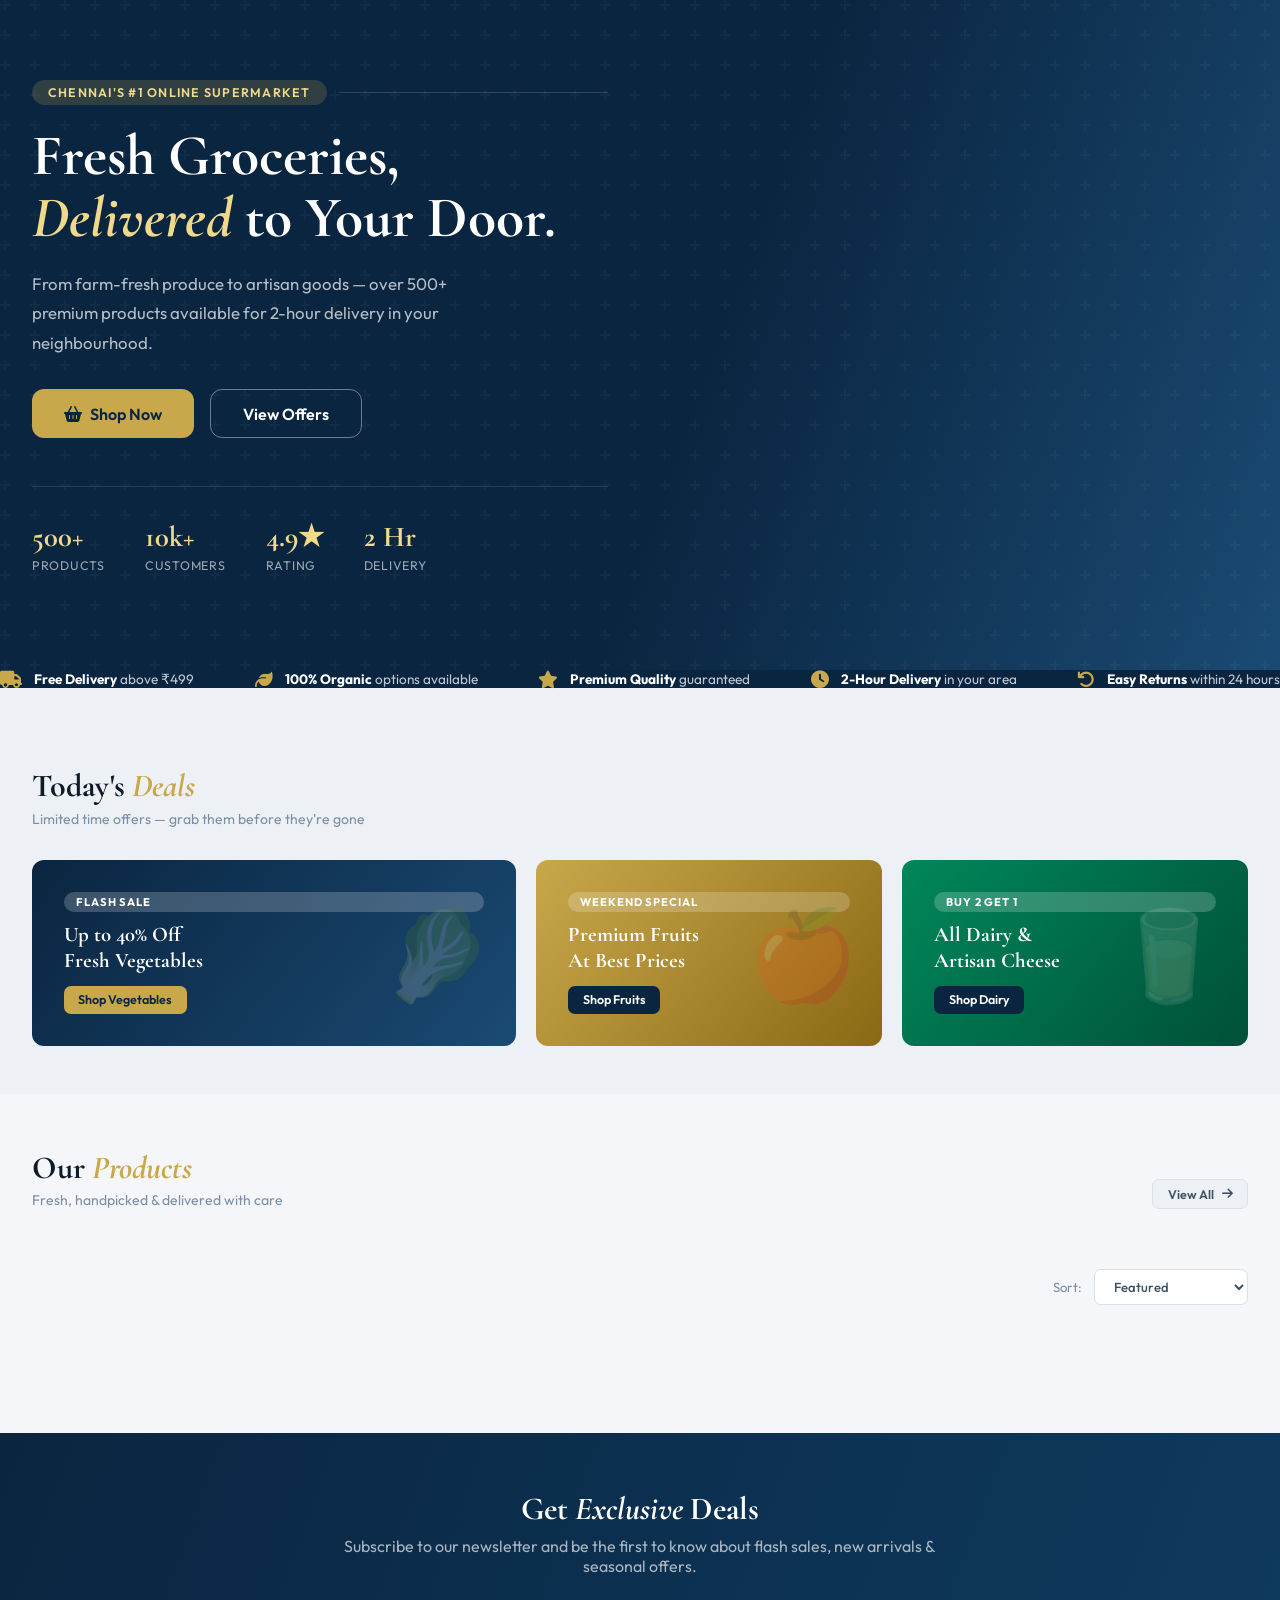
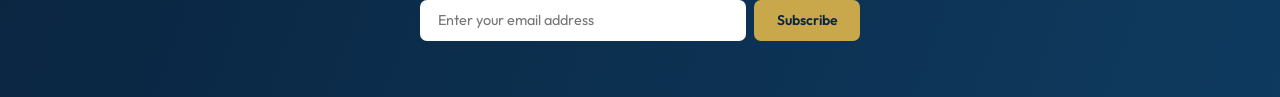
<file: index.html>
<!DOCTYPE html>
<html lang="en">
<head>
  <meta charset="UTF-8" /><meta name="viewport" content="width=device-width, initial-scale=1.0" />
  <title>NexMart — Premium Supermarket</title>
  <link rel="stylesheet" href="style.css" />
  <link rel="stylesheet" href="https://cdnjs.cloudflare.com/ajax/libs/font-awesome/6.5.0/css/all.min.css" />
  <style>
    /* ── Homepage-specific ── */
    #hero { padding: 5rem 2rem 6rem; }
    .hero-inner { max-width:1400px; margin:0 auto; }
    #features-strip { background:var(--navy); }
    .promo-section { background:var(--bg2); padding:3rem 0; }
    .newsletter { background:linear-gradient(110deg,var(--navy) 0%,#0e3a5f 100%); padding:3.5rem 2rem; margin-top:3rem; }
    .newsletter-inner { max-width:600px; margin:0 auto; text-align:center; }
    .newsletter h2 { font-family:var(--font-head); font-size:2rem; color:#fff; margin-bottom:.5rem; }
    .newsletter p { color:rgba(255,255,255,.65); margin-bottom:1.5rem; }
    .nl-form { display:flex; gap:.5rem; max-width:440px; margin:0 auto; }
    .nl-form input { flex:1; padding:.7rem 1.1rem; border:none; border-radius:var(--radius-sm); font-family:var(--font-body); font-size:.9rem; outline:none; }
    .nl-form button { flex-shrink:0; }
  </style>
</head>
<body>
<script src="app.js"></script>
<script>
  buildNav('home');
  buildCartDrawer();
</script>

<!-- HERO -->
<section id="hero">
  <div class="hero-inner">
    <div class="hero-text">
      <div class="hero-eyebrow"><span>Chennai's #1 Online Supermarket</span></div>
      <h1>Fresh Groceries,<br/><em>Delivered</em> to Your Door.</h1>
      <p>From farm-fresh produce to artisan goods — over 500+ premium products available for 2-hour delivery in your neighbourhood.</p>
      <div class="hero-actions">
        <button class="btn btn-gold btn-lg" onclick="document.getElementById('products').scrollIntoView({behavior:'smooth'})">
          <i class="fa fa-shopping-basket"></i> Shop Now
        </button>
        <a href="#offers" class="btn btn-outline btn-lg" style="color:#fff;border-color:rgba(255,255,255,.4)">View Offers</a>
      </div>
      <div class="hero-stats">
        <div class="h-stat"><strong>500+</strong><span>Products</span></div>
        <div class="h-stat"><strong>10k+</strong><span>Customers</span></div>
        <div class="h-stat"><strong>4.9★</strong><span>Rating</span></div>
        <div class="h-stat"><strong>2 Hr</strong><span>Delivery</span></div>
      </div>
    </div>
  </div>
</section>

<!-- FEATURES -->
<div id="features-strip">
  <div class="features-inner">
    <div class="feat-item"><i class="fa fa-truck"></i><span><strong>Free Delivery</strong> above ₹499</span></div>
    <div class="feat-item"><i class="fa fa-leaf"></i><span><strong>100% Organic</strong> options available</span></div>
    <div class="feat-item"><i class="fa fa-star"></i><span><strong>Premium Quality</strong> guaranteed</span></div>
    <div class="feat-item"><i class="fa fa-clock"></i><span><strong>2-Hour Delivery</strong> in your area</span></div>
    <div class="feat-item"><i class="fa fa-undo"></i><span><strong>Easy Returns</strong> within 24 hours</span></div>
  </div>
</div>

<!-- PROMO BANNERS -->
<div class="promo-section" id="offers">
  <div class="section" style="padding-top:2rem;padding-bottom:0">
    <div class="section-head"><div><div class="section-title">Today's <em>Deals</em></div><div class="section-sub">Limited time offers — grab them before they're gone</div></div></div>
    <div class="promo-grid">
      <div class="promo-card p1" onclick="filterCat('Vegetables')">
        <div class="promo-bg-emoji">🥬</div>
        <div class="promo-tag">Flash Sale</div>
        <h3>Up to 40% Off<br/>Fresh Vegetables</h3>
        <button class="btn btn-gold btn-sm">Shop Vegetables</button>
      </div>
      <div class="promo-card p2" onclick="filterCat('Fruits')">
        <div class="promo-bg-emoji">🍎</div>
        <div class="promo-tag">Weekend Special</div>
        <h3>Premium Fruits<br/>At Best Prices</h3>
        <button class="btn btn-navy btn-sm">Shop Fruits</button>
      </div>
      <div class="promo-card p3" onclick="filterCat('Dairy')">
        <div class="promo-bg-emoji">🥛</div>
        <div class="promo-tag">Buy 2 Get 1</div>
        <h3>All Dairy &<br/>Artisan Cheese</h3>
        <button class="btn btn-navy btn-sm">Shop Dairy</button>
      </div>
    </div>
  </div>
</div>

<!-- PRODUCTS -->
<div id="products">
  <div class="section">
    <div class="section-head">
      <div>
        <div class="section-title">Our <em>Products</em></div>
        <div class="section-sub">Fresh, handpicked & delivered with care</div>
      </div>
      <a href="#" onclick="filterCat('All')" class="btn btn-ghost btn-sm">View All <i class="fa fa-arrow-right"></i></a>
    </div>

    <!-- Category Filter Pills -->
    <div class="cat-pills" id="catPills"></div>

    <!-- Toolbar -->
    <div class="toolbar">
      <div class="toolbar-left">
        <span class="result-count" id="resultCount"></span>
      </div>
      <div class="toolbar-right">
        <label style="font-size:.82rem;color:var(--text-lt)">Sort:</label>
        <select class="sort-select" id="sortSel">
          <option value="default">Featured</option>
          <option value="price-asc">Price: Low → High</option>
          <option value="price-desc">Price: High → Low</option>
          <option value="rating">Best Rated</option>
          <option value="name">Name A–Z</option>
        </select>
      </div>
    </div>

    <div class="products-grid" id="productsGrid"></div>
    <div class="no-results hidden" id="noRes"><div class="nr-icon">🔍</div><p>No products found. Try a different search or category.</p></div>
  </div>
</div>

<!-- NEWSLETTER -->
<div class="newsletter">
  <div class="newsletter-inner">
    <h2>Get <em>Exclusive</em> Deals</h2>
    <p>Subscribe to our newsletter and be the first to know about flash sales, new arrivals & seasonal offers.</p>
    <div class="nl-form">
      <input type="email" placeholder="Enter your email address" />
      <button class="btn btn-gold" onclick="toast('🎉 Subscribed! Check your inbox.')">Subscribe</button>
    </div>
  </div>
</div>

<script>
  buildFooter();

  let activeCat = 'All', activeSort = 'default', searchQ = '';

  // Render pills
  function renderPills() {
    const el = document.getElementById('catPills');
    el.innerHTML = CATEGORIES.map(c =>
      `<button class="cat-pill ${activeCat===c.name?'active':''}" onclick="filterCat('${c.name}')">
         <span class="pill-icon">${c.icon}</span> ${c.name}
       </button>`
    ).join('');
  }

  function filterCat(cat) {
    activeCat = cat;
    renderPills();
    renderGrid();
    document.getElementById('products').scrollIntoView({behavior:'smooth'});
  }

  function renderGrid() {
    let list = [...PRODUCTS];
    if (activeCat !== 'All') list = list.filter(p => p.cat === activeCat);
    if (searchQ) list = list.filter(p => p.name.toLowerCase().includes(searchQ) || p.cat.toLowerCase().includes(searchQ));
    switch (activeSort) {
      case 'price-asc':  list.sort((a,b) => a.price-b.price); break;
      case 'price-desc': list.sort((a,b) => b.price-a.price); break;
      case 'rating':     list.sort((a,b) => b.rating-a.rating); break;
      case 'name':       list.sort((a,b) => a.name.localeCompare(b.name)); break;
    }
    const grid = document.getElementById('productsGrid');
    const noRes = document.getElementById('noRes');
    const rc = document.getElementById('resultCount');
    rc.textContent = `${list.length} product${list.length!==1?'s':''} found`;
    if (list.length === 0) { grid.innerHTML=''; noRes.classList.remove('hidden'); return; }
    noRes.classList.add('hidden');
    grid.innerHTML = list.map((p,i) => productCardHTML(p, i*0.04)).join('');
  }

  document.getElementById('sortSel').addEventListener('change', e => { activeSort = e.target.value; renderGrid(); });

  window.onNavSearch = q => { searchQ = q.toLowerCase(); renderGrid(); };

  // IntersectionObserver fade-in for sections
  const io = new IntersectionObserver(entries => {
    entries.forEach(e => { if(e.isIntersecting){ e.target.style.opacity='1'; e.target.style.transform='translateY(0)'; } });
  }, {threshold:.1});
  ['#offers','#products'].forEach(s => {
    const el = document.querySelector(s);
    if(el){ el.style.cssText+='opacity:0;transform:translateY(20px);transition:opacity .6s,transform .6s'; io.observe(el); }
  });

  renderPills();
  renderGrid();
</script>
</body>
</html>
</file>
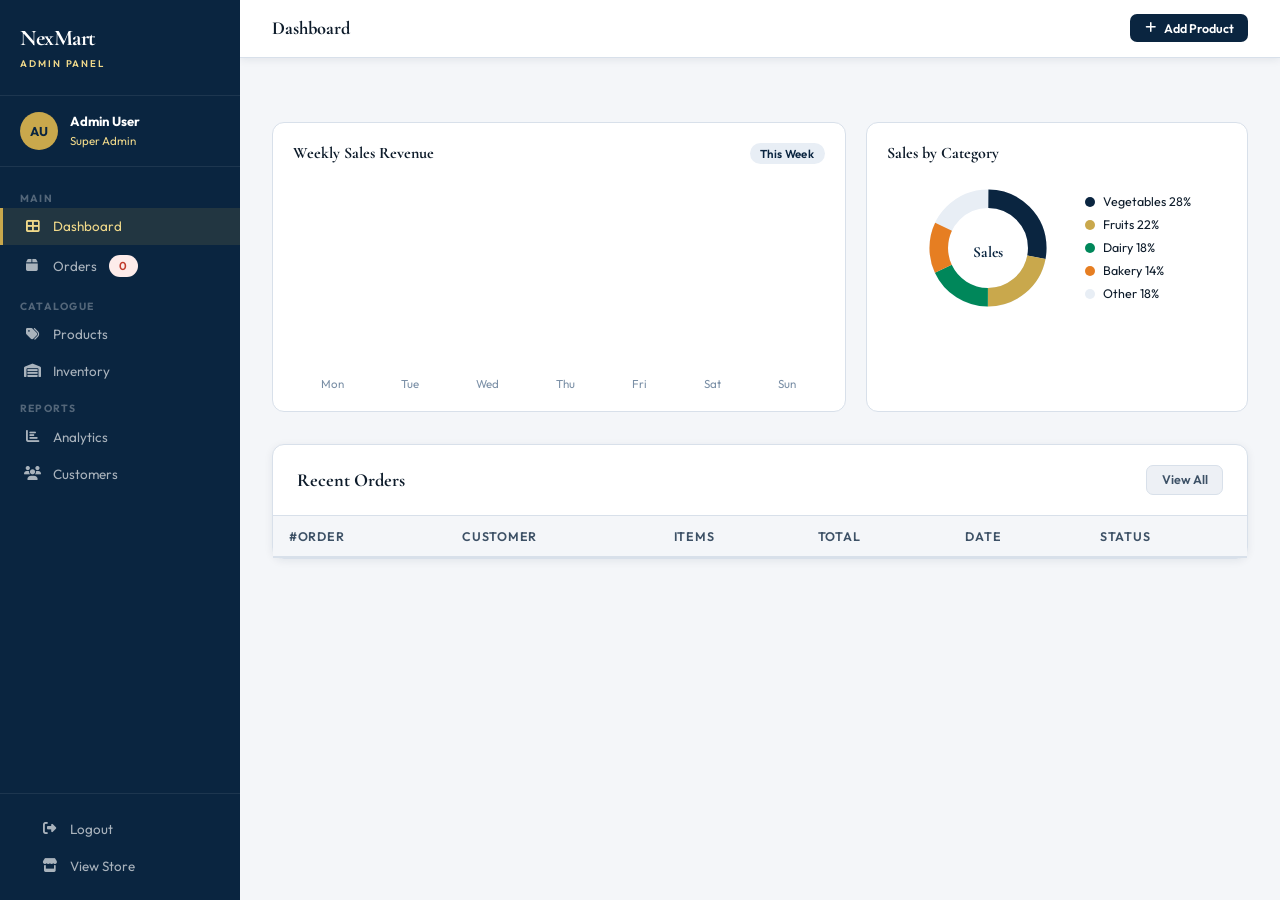
<file: admin.html>
<!DOCTYPE html>
<html lang="en">
<head>
  <meta charset="UTF-8"/><meta name="viewport" content="width=device-width,initial-scale=1.0"/>
  <title>Admin Dashboard — Nextmart</title>
  <link rel="stylesheet" href="style.css"/>
  <link rel="stylesheet" href="https://cdnjs.cloudflare.com/ajax/libs/font-awesome/6.5.0/css/all.min.css"/>
  <style>
    body { display:flex; min-height:100vh; background:var(--bg); }

    /* ── Sidebar ── */
    .admin-sidebar { width:240px; min-height:100vh; background:var(--navy); flex-shrink:0; display:flex; flex-direction:column; position:sticky; top:0; height:100vh; overflow-y:auto; }
    .sidebar-logo { padding:1.5rem 1.25rem; border-bottom:1px solid rgba(255,255,255,.08); }
    .sidebar-logo .logo-main { color:#fff; font-family:var(--font-head); font-size:1.4rem; display:block; }
    .sidebar-logo .logo-sub  { color:var(--gold-light); font-size:.6rem; letter-spacing:.2em; text-transform:uppercase; }
    .sidebar-user { padding:1rem 1.25rem; border-bottom:1px solid rgba(255,255,255,.08); display:flex; align-items:center; gap:.75rem; }
    .sidebar-avatar { width:38px; height:38px; background:var(--gold); border-radius:50%; display:grid; place-items:center; font-size:.8rem; font-weight:700; color:var(--navy); flex-shrink:0; }
    .sidebar-user-info strong { display:block; font-size:.82rem; color:#fff; }
    .sidebar-user-info span { font-size:.72rem; color:var(--gold-light); }
    .sidebar-nav { padding:.75rem 0; flex:1; }
    .sidebar-section { padding:.3rem 1.25rem .2rem; font-size:.65rem; font-weight:700; color:rgba(255,255,255,.3); text-transform:uppercase; letter-spacing:.12em; margin-top:.5rem; }
    .sidebar-link { display:flex; align-items:center; gap:.75rem; padding:.65rem 1.25rem; font-size:.84rem; color:rgba(255,255,255,.65); cursor:pointer; border-left:3px solid transparent; transition:all var(--t); }
    .sidebar-link i { width:18px; text-align:center; flex-shrink:0; }
    .sidebar-link:hover { background:rgba(255,255,255,.07); color:#fff; }
    .sidebar-link.active { background:rgba(201,168,76,.12); color:var(--gold-light); border-left-color:var(--gold); }
    .sidebar-foot { padding:1rem 1.25rem; border-top:1px solid rgba(255,255,255,.08); }

    /* ── Main ── */
    .admin-main { flex:1; display:flex; flex-direction:column; overflow:hidden; }
    .admin-topbar { background:var(--white); border-bottom:1px solid var(--border); padding:.9rem 2rem; display:flex; align-items:center; justify-content:space-between; position:sticky; top:0; z-index:10; box-shadow:var(--shadow-sm); }
    .at-title { font-family:var(--font-head); font-size:1.15rem; font-weight:700; }
    .admin-content { padding:2rem; flex:1; overflow-y:auto; }
    .admin-page { display:none; }
    .admin-page.active { display:block; animation:fadeIn .3s; }

    /* ── KPI ── */
    .kpi-grid { display:grid; grid-template-columns:repeat(4,1fr); gap:1.25rem; margin-bottom:2rem; }
    .kpi-card { background:var(--white); border-radius:var(--radius); border:1px solid var(--border); padding:1.5rem; display:flex; gap:1rem; align-items:center; }
    .kpi-icon { width:52px; height:52px; border-radius:var(--radius-sm); display:grid; place-items:center; font-size:1.3rem; flex-shrink:0; }
    .kpi-icon.blue  { background:#e8f0fe; color:#1a73e8; }
    .kpi-icon.green { background:#e6f6ef; color:var(--success); }
    .kpi-icon.gold  { background:#fdf3d7; color:#946c00; }
    .kpi-icon.red   { background:#fdecea; color:var(--danger); }
    .kpi-info strong { display:block; font-family:var(--font-head); font-size:1.8rem; line-height:1.1; }
    .kpi-info span   { font-size:.78rem; color:var(--text-lt); }
    .kpi-trend { margin-top:.3rem; font-size:.75rem; }
    .kpi-trend.up   { color:var(--success); }
    .kpi-trend.down { color:var(--danger); }

    /* ── Charts ── */
    .charts-grid { display:grid; grid-template-columns:1.5fr 1fr; gap:1.25rem; margin-bottom:2rem; }
    .chart-box { background:var(--white); border:1px solid var(--border); border-radius:var(--radius); padding:1.25rem; }
    .chart-header { display:flex; align-items:center; justify-content:space-between; margin-bottom:1.25rem; }
    .chart-title { font-family:var(--font-head); font-size:1rem; font-weight:700; }
    .mini-chart { height:180px; display:flex; align-items:flex-end; gap:8px; }
    .bar { flex:1; border-radius:4px 4px 0 0; cursor:pointer; transition:opacity var(--t); }
    .bar:hover { opacity:.75; }
    .donut-wrap { display:flex; align-items:center; justify-content:center; gap:2rem; }
    .donut-legend { display:flex; flex-direction:column; gap:.5rem; }
    .dl-item { display:flex; align-items:center; gap:.5rem; font-size:.78rem; }
    .dl-dot { width:10px; height:10px; border-radius:50%; flex-shrink:0; }

    /* ── Product toolbar ── */
    .pm-toolbar { display:flex; gap:.75rem; align-items:center; margin-bottom:1.25rem; flex-wrap:wrap; }
    .pm-toolbar input { flex:1; min-width:200px; padding:.55rem 1rem; border:1.5px solid var(--border); border-radius:var(--radius-sm); font-family:var(--font-body); font-size:.875rem; outline:none; }
    .pm-toolbar input:focus { border-color:var(--navy); }

    /* ── Order/status ── */
    .order-status { padding:.25rem .75rem; border-radius:99px; font-size:.72rem; font-weight:700; }
    .os-delivered { background:#e6f6ef; color:var(--success); }
    .os-pending   { background:#fef3e2; color:var(--warning); }
    .os-cancelled { background:#fdecea; color:var(--danger); }
    .os-transit   { background:var(--navy-pale); color:var(--navy); }

    /* ── Analytics ── */
    .analytics-grid { display:grid; grid-template-columns:1fr 1fr 1fr; gap:1.25rem; margin-bottom:1.5rem; }
    .an-card { background:var(--white); border:1px solid var(--border); border-radius:var(--radius); padding:1.25rem; }
    .an-card h4 { font-family:var(--font-head); font-size:.95rem; margin-bottom:.75rem; color:var(--text-md); }
    .progress-item { margin-bottom:.75rem; }
    .progress-label { display:flex; justify-content:space-between; font-size:.78rem; color:var(--text-md); margin-bottom:.3rem; }
    .progress-bar { height:7px; background:var(--bg2); border-radius:99px; overflow:hidden; }
    .progress-fill { height:100%; border-radius:99px; background:var(--navy); transition:width 1s ease; }

    /* ── MODAL ── */
    .modal-overlay { position:fixed; inset:0; background:rgba(10,37,64,.55); z-index:500; display:none; align-items:center; justify-content:center; padding:1rem; backdrop-filter:blur(4px); }
    .modal-overlay.show { display:flex; }
    .modal-box { background:var(--white); border-radius:var(--radius); width:100%; max-width:560px; max-height:90vh; overflow-y:auto; box-shadow:var(--shadow-lg); animation:fadeUp .3s; }
    .modal-head { padding:1.25rem 1.5rem; border-bottom:1px solid var(--border); display:flex; align-items:center; justify-content:space-between; background:var(--navy); color:#fff; border-radius:var(--radius) var(--radius) 0 0; }
    .modal-head h3 { font-family:var(--font-head); font-size:1.15rem; }
    .modal-close { background:rgba(255,255,255,.1); border:none; color:#fff; width:32px; height:32px; border-radius:var(--radius-sm); display:grid; place-items:center; cursor:pointer; font-size:1rem; transition:background var(--t); }
    .modal-close:hover { background:rgba(255,255,255,.2); }
    .modal-body { padding:1.5rem; }
    .modal-footer { padding:1rem 1.5rem; border-top:1px solid var(--border); display:flex; justify-content:flex-end; gap:.75rem; background:var(--bg); border-radius:0 0 var(--radius) var(--radius); }
    .form-row { display:grid; grid-template-columns:1fr 1fr; gap:1rem; }
    .emoji-preview { font-size:3rem; text-align:center; padding:.5rem; background:var(--bg); border-radius:var(--radius-sm); margin-bottom:.5rem; min-height:70px; display:flex; align-items:center; justify-content:center; }

    /* ── Confirm modal ── */
    .confirm-modal { position:fixed; inset:0; background:rgba(10,37,64,.55); z-index:600; display:none; align-items:center; justify-content:center; }
    .confirm-modal.show { display:flex; }
    .confirm-box { background:var(--white); border-radius:var(--radius); padding:2rem; max-width:380px; width:90%; text-align:center; box-shadow:var(--shadow-lg); animation:fadeUp .25s; }
    .confirm-box .ci { font-size:3rem; margin-bottom:.75rem; }
    .confirm-box h3 { font-family:var(--font-head); font-size:1.3rem; margin-bottom:.5rem; }
    .confirm-box p { color:var(--text-lt); font-size:.875rem; margin-bottom:1.5rem; }
    .confirm-btns { display:flex; gap:.75rem; justify-content:center; }

    /* ── Stock badges ── */
    .stock-low { color:var(--danger); font-weight:700; }
    .stock-med { color:var(--warning); font-weight:700; }
    .stock-ok  { color:var(--success); font-weight:700; }

    @media(max-width:1100px){ .kpi-grid{grid-template-columns:repeat(2,1fr)} .charts-grid{grid-template-columns:1fr} .analytics-grid{grid-template-columns:1fr 1fr} }
    @media(max-width:768px){ .admin-sidebar{display:none} .kpi-grid{grid-template-columns:1fr 1fr} }
  </style>
</head>
<body>
<script src="app.js"></script>
<script>
  if (!Store.user || Store.user.role !== 'admin') location.href = 'login.html';
</script>

<!-- SIDEBAR -->
<aside class="admin-sidebar">
  <div class="sidebar-logo">
    <span class="logo-main">NexMart</span>
    <span class="logo-sub">Admin Panel</span>
  </div>
  <div class="sidebar-user">
    <div class="sidebar-avatar">AU</div>
    <div class="sidebar-user-info">
      <strong>Admin User</strong>
      <span>Super Admin</span>
    </div>
  </div>
  <nav class="sidebar-nav">
    <div class="sidebar-section">Main</div>
    <div class="sidebar-link active" onclick="showPage('dashboard',this)"><i class="fa fa-th-large"></i> Dashboard</div>
    <div class="sidebar-link" onclick="showPage('orders',this)"><i class="fa fa-box"></i> Orders <span class="badge badge-danger" id="pendingBadge">0</span></div>
    <div class="sidebar-section">Catalogue</div>
    <div class="sidebar-link" onclick="showPage('products',this)"><i class="fa fa-tags"></i> Products</div>
    <div class="sidebar-link" onclick="showPage('inventory',this)"><i class="fa fa-warehouse"></i> Inventory</div>
    <div class="sidebar-section">Reports</div>
    <div class="sidebar-link" onclick="showPage('analytics',this)"><i class="fa fa-chart-bar"></i> Analytics</div>
    <div class="sidebar-link" onclick="showPage('customers',this)"><i class="fa fa-users"></i> Customers</div>
  </nav>
  <div class="sidebar-foot">
    <div class="sidebar-link" onclick="window.handleLogout()" style="border-left:none"><i class="fa fa-sign-out-alt"></i> Logout</div>
    <a href="index.html" class="sidebar-link" style="border-left:none"><i class="fa fa-store"></i> View Store</a>
  </div>
</aside>

<!-- MAIN -->
<div class="admin-main">
  <div class="admin-topbar">
    <span class="at-title" id="pageTitle">Dashboard</span>
    <div style="display:flex;gap:.75rem;align-items:center">
      <span style="font-size:.78rem;color:var(--text-lt)" id="todayDate"></span>
      <button class="btn btn-navy btn-sm" onclick="showPage('products',document.querySelector('[onclick*=products]'))"><i class="fa fa-plus"></i> Add Product</button>
    </div>
  </div>

  <div class="admin-content">

    <!-- ── DASHBOARD ── -->
    <div class="admin-page active" id="page-dashboard">
      <div class="kpi-grid" id="kpiGrid"></div>
      <div class="charts-grid">
        <div class="chart-box">
          <div class="chart-header"><span class="chart-title">Weekly Sales Revenue</span><span class="badge badge-navy">This Week</span></div>
          <div class="mini-chart" id="salesChart"></div>
          <div style="display:flex;justify-content:space-around;margin-top:.75rem;font-size:.72rem;color:var(--text-lt)">
            <span>Mon</span><span>Tue</span><span>Wed</span><span>Thu</span><span>Fri</span><span>Sat</span><span>Sun</span>
          </div>
        </div>
        <div class="chart-box">
          <div class="chart-header"><span class="chart-title">Sales by Category</span></div>
          <div class="donut-wrap">
            <svg width="130" height="130" viewBox="0 0 42 42">
              <circle cx="21" cy="21" r="15.915" fill="transparent" stroke="#e8eef5" stroke-width="6"/>
              <circle cx="21" cy="21" r="15.915" fill="transparent" stroke="#0a2540" stroke-width="6" stroke-dasharray="28 72" stroke-dashoffset="25"/>
              <circle cx="21" cy="21" r="15.915" fill="transparent" stroke="#c9a84c" stroke-width="6" stroke-dasharray="22 78" stroke-dashoffset="-3"/>
              <circle cx="21" cy="21" r="15.915" fill="transparent" stroke="#00875a" stroke-width="6" stroke-dasharray="18 82" stroke-dashoffset="-25"/>
              <circle cx="21" cy="21" r="15.915" fill="transparent" stroke="#e67e22" stroke-width="6" stroke-dasharray="14 86" stroke-dashoffset="-43"/>
              <text x="21" y="24" text-anchor="middle" font-size="5" font-family="Cormorant Garamond,serif" fill="#0a2540" font-weight="bold">Sales</text>
            </svg>
            <div class="donut-legend">
              <div class="dl-item"><div class="dl-dot" style="background:#0a2540"></div><span>Vegetables 28%</span></div>
              <div class="dl-item"><div class="dl-dot" style="background:#c9a84c"></div><span>Fruits 22%</span></div>
              <div class="dl-item"><div class="dl-dot" style="background:#00875a"></div><span>Dairy 18%</span></div>
              <div class="dl-item"><div class="dl-dot" style="background:#e67e22"></div><span>Bakery 14%</span></div>
              <div class="dl-item"><div class="dl-dot" style="background:#e8eef5"></div><span>Other 18%</span></div>
            </div>
          </div>
        </div>
      </div>
      <div class="card">
        <div class="card-header"><span class="card-title">Recent Orders</span><button class="btn btn-ghost btn-sm" onclick="showPage('orders',document.querySelector('[onclick*=orders]'))">View All</button></div>
        <div class="card-body" style="padding:0"><div class="table-wrap"><table><thead><tr><th>#Order</th><th>Customer</th><th>Items</th><th>Total</th><th>Date</th><th>Status</th></tr></thead><tbody id="recentOrdersBody"></tbody></table></div></div>
      </div>
    </div>

    <!-- ── ORDERS ── -->
    <div class="admin-page" id="page-orders">
      <div class="card" style="margin-bottom:1.25rem">
        <div class="card-body" style="display:flex;gap:1rem;flex-wrap:wrap;padding:1rem 1.5rem" id="orderStats"></div>
      </div>
      <div class="card">
        <div class="card-header">
          <span class="card-title">All Orders</span>
          <select class="sort-select" id="orderFilter" onchange="renderOrders()">
            <option value="">All Status</option>
            <option>Delivered</option><option>Pending</option><option>In Transit</option><option>Cancelled</option>
          </select>
        </div>
        <div class="card-body" style="padding:0"><div class="table-wrap"><table><thead><tr><th>#Order</th><th>Customer</th><th>Items</th><th>Total</th><th>Date</th><th>Payment</th><th>Status</th><th>Action</th></tr></thead><tbody id="ordersBody"></tbody></table></div></div>
      </div>
    </div>

    <!-- ── PRODUCTS ── -->
    <div class="admin-page" id="page-products">
      <div class="pm-toolbar">
        <input type="text" id="productSearch" placeholder="🔍 Search products..." oninput="renderProductsAdmin()"/>
        <select class="sort-select" id="catFilter" onchange="renderProductsAdmin()">
          <option value="">All Categories</option>
          <option>Vegetables</option><option>Fruits</option><option>Dairy</option>
          <option>Bakery</option><option>Beverages</option><option>Snacks</option><option>Grains</option>
        </select>
        <button class="btn btn-navy btn-sm" onclick="openProductModal()"><i class="fa fa-plus"></i> Add Product</button>
        <button class="btn btn-ghost btn-sm" onclick="resetAllProducts()"><i class="fa fa-undo"></i> Reset</button>
      </div>
      <div class="card">
        <div class="card-header"><span class="card-title">Product Catalogue</span><span class="badge badge-navy" id="prodCount"></span></div>
        <div class="card-body" style="padding:0"><div class="table-wrap"><table><thead><tr><th>Emoji</th><th>Name</th><th>Category</th><th>Price</th><th>M.R.P</th><th>Stock</th><th>Badge</th><th>Rating</th><th>Actions</th></tr></thead><tbody id="productsAdminBody"></tbody></table></div></div>
      </div>
    </div>

    <!-- ── INVENTORY ── -->
    <div class="admin-page" id="page-inventory">
      <div class="card">
        <div class="card-header"><span class="card-title">Inventory Status</span><button class="btn btn-navy btn-sm" onclick="toast('CSV export available in production')"><i class="fa fa-download"></i> Export</button></div>
        <div class="card-body" style="padding:0"><div class="table-wrap"><table><thead><tr><th>Product</th><th>Category</th><th>SKU</th><th>Stock</th><th>Reorder Level</th><th>Status</th><th>Action</th></tr></thead><tbody id="inventoryBody"></tbody></table></div></div>
      </div>
    </div>

    <!-- ── ANALYTICS ── -->
    <div class="admin-page" id="page-analytics">
      <div class="analytics-grid">
        <div class="an-card"><h4>Top Selling Products</h4><div id="topSellers"></div></div>
        <div class="an-card"><h4>Category Performance</h4><div id="catPerf"></div></div>
        <div class="an-card"><h4>Customer Metrics</h4>
          <div style="display:flex;flex-direction:column;gap:.85rem">
            <div><div style="font-size:.78rem;color:var(--text-lt)">Avg Order Value</div><div style="font-family:var(--font-head);font-size:1.6rem;font-weight:700">₹487</div></div>
            <div><div style="font-size:.78rem;color:var(--text-lt)">Repeat Purchase Rate</div><div style="font-family:var(--font-head);font-size:1.6rem;font-weight:700">68.4%</div></div>
            <div><div style="font-size:.78rem;color:var(--text-lt)">Cart Abandonment</div><div style="font-family:var(--font-head);font-size:1.6rem;color:var(--danger);font-weight:700">23.1%</div></div>
            <div><div style="font-size:.78rem;color:var(--text-lt)">NPS Score</div><div style="font-family:var(--font-head);font-size:1.6rem;color:var(--success);font-weight:700">72</div></div>
          </div>
        </div>
      </div>
      <div class="card">
        <div class="card-header"><span class="card-title">Monthly Revenue (₹)</span></div>
        <div class="card-body"><div style="display:flex;align-items:flex-end;gap:10px;height:200px" id="revenueChart"></div></div>
      </div>
    </div>

    <!-- ── CUSTOMERS ── -->
    <div class="admin-page" id="page-customers">
      <div class="card">
        <div class="card-header"><span class="card-title">Customer Database</span></div>
        <div class="card-body" style="padding:0"><div class="table-wrap"><table><thead><tr><th>#</th><th>Name</th><th>Email</th><th>Orders</th><th>Total Spent</th><th>Status</th></tr></thead><tbody id="customersBody"></tbody></table></div></div>
      </div>
    </div>

  </div>
</div>

<!-- ── ADD / EDIT PRODUCT MODAL ── -->
<div class="modal-overlay" id="productModal">
  <div class="modal-box">
    <div class="modal-head">
      <h3 id="modalTitle">Add New Product</h3>
      <button class="modal-close" onclick="closeProductModal()"><i class="fa fa-times"></i></button>
    </div>
    <div class="modal-body">
      <input type="hidden" id="editId"/>
      <div class="emoji-preview" id="emojiPreview">🛒</div>
      <div class="form-row">
        <div class="form-group">
          <label class="form-label">Product Name *</label>
          <input type="text" class="form-control" id="pName" placeholder="e.g. Fresh Broccoli"/>
        </div>
        <div class="form-group">
          <label class="form-label">Emoji *</label>
          <input type="text" class="form-control" id="pEmoji" placeholder="e.g. 🥦" maxlength="4" oninput="document.getElementBy
</file>
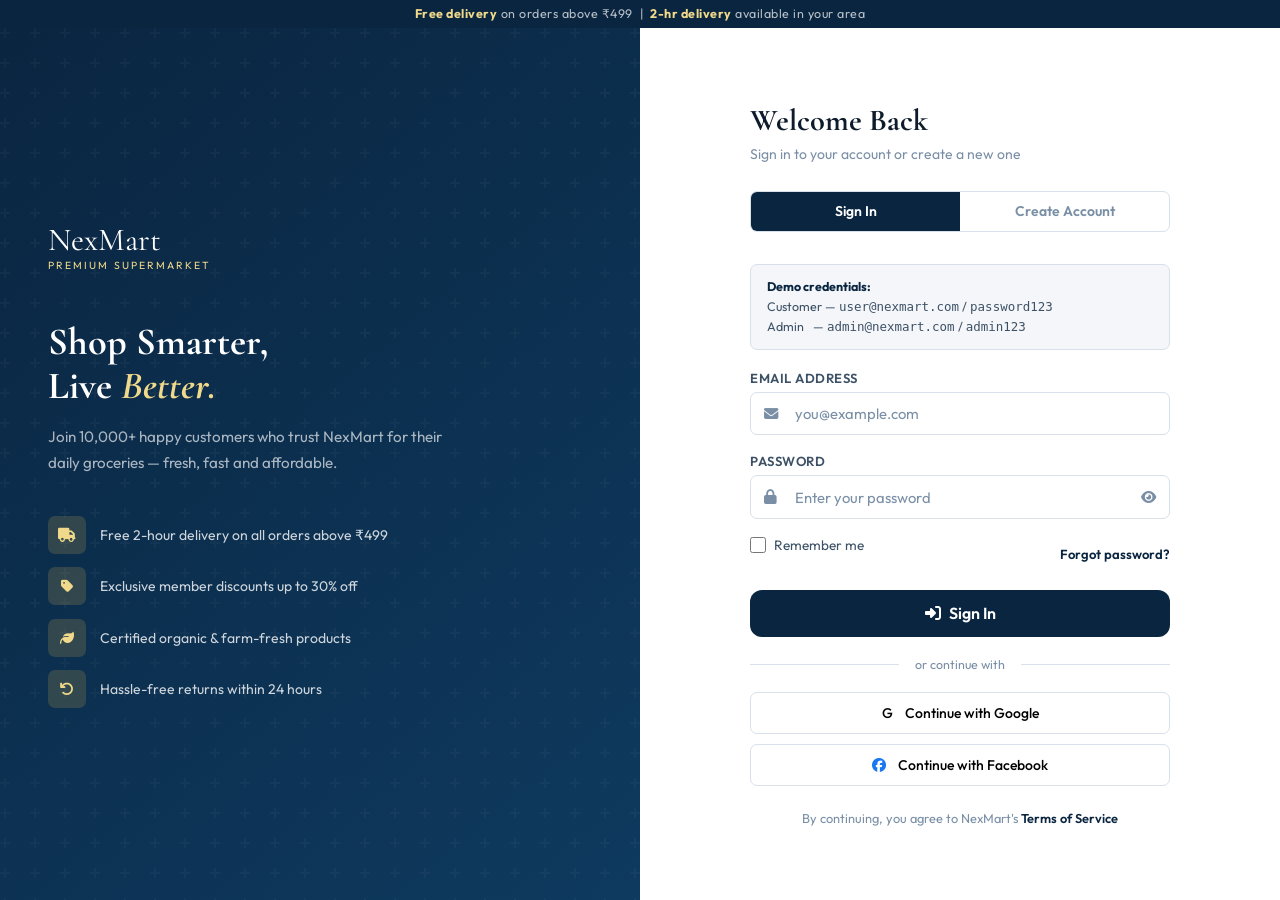
<file: login.html>
<!DOCTYPE html>
<html lang="en">
<head>
  <meta charset="UTF-8" /><meta name="viewport" content="width=device-width, initial-scale=1.0" />
  <title>Sign In — NexMart</title>
  <link rel="stylesheet" href="style.css" />
  <link rel="stylesheet" href="https://cdnjs.cloudflare.com/ajax/libs/font-awesome/6.5.0/css/all.min.css" />
  <style>
    body { display:flex; flex-direction:column; min-height:100vh; background:var(--bg); }
    .auth-wrap { flex:1; display:grid; grid-template-columns:1fr 1fr; min-height:calc(100vh - 110px); }
    /* Left panel */
    .auth-left {
      background:linear-gradient(140deg,var(--navy) 0%,#0e3a5f 100%);
      padding:4rem 3rem; display:flex; flex-direction:column; justify-content:center;
      position:relative; overflow:hidden;
    }
    .auth-left::before {
      content:''; position:absolute; inset:0;
      background:url("data:image/svg+xml,%3Csvg width='60' height='60' viewBox='0 0 60 60' xmlns='http://www.w3.org/2000/svg'%3E%3Cg fill='none'%3E%3Cg fill='%23ffffff' fill-opacity='0.03'%3E%3Cpath d='M36 34v-4h-2v4h-4v2h4v4h2v-4h4v-2h-4zm0-30V0h-2v4h-4v2h4v4h2V6h4V4h-4zM6 34v-4H4v4H0v2h4v4h2v-4h4v-2H6zM6 4V0H4v4H0v2h4v4h2V6h4V4H6z'/%3E%3C/g%3E%3C/g%3E%3C/svg%3E");
    }
    .auth-left-inner { position:relative; z-index:1; max-width:400px; }
    .auth-logo { font-family:var(--font-head); font-size:2rem; color:#fff; margin-bottom:3rem; display:block; }
    .auth-logo span { display:block; font-size:.65rem; color:var(--gold-light); font-family:var(--font-body); letter-spacing:.2em; text-transform:uppercase; }
    .auth-left h2 { font-family:var(--font-head); font-size:2.4rem; color:#fff; line-height:1.15; margin-bottom:1rem; }
    .auth-left h2 em { color:var(--gold-light); font-style:italic; }
    .auth-left p { color:rgba(255,255,255,.65); font-size:.95rem; line-height:1.7; margin-bottom:2.5rem; }
    .auth-perks { display:flex; flex-direction:column; gap:.85rem; }
    .auth-perk { display:flex; align-items:center; gap:.85rem; color:rgba(255,255,255,.8); font-size:.875rem; }
    .auth-perk-icon { width:38px; height:38px; background:rgba(201,168,76,.2); border-radius:var(--radius-sm); display:grid; place-items:center; color:var(--gold-light); flex-shrink:0; }
    /* Right panel */
    .auth-right { padding:4rem 3rem; display:flex; flex-direction:column; justify-content:center; align-items:center; background:var(--white); }
    .auth-card { width:100%; max-width:420px; }
    .auth-tabs { display:flex; gap:0; border:1.5px solid var(--border); border-radius:var(--radius-sm); overflow:hidden; margin-bottom:2rem; }
    .auth-tab { flex:1; padding:.65rem; background:transparent; border:none; font-family:var(--font-body); font-size:.875rem; font-weight:600; cursor:pointer; color:var(--text-lt); transition:all var(--t); }
    .auth-tab.active { background:var(--navy); color:#fff; }
    .auth-form { display:none; animation:fadeIn .3s; }
    .auth-form.active { display:block; }
    .input-icon-wrap { position:relative; }
    .input-icon-wrap .form-control { padding-left:2.75rem; }
    .input-icon-wrap .fi-icon { position:absolute; left:.9rem; top:50%; transform:translateY(-50%); color:var(--text-lt); font-size:.9rem; pointer-events:none; }
    .pw-toggle { position:absolute; right:.9rem; top:50%; transform:translateY(-50%); background:none; border:none; cursor:pointer; color:var(--text-lt); font-size:.85rem; transition:color var(--t); }
    .pw-toggle:hover { color:var(--navy); }
    .form-check { display:flex; align-items:center; gap:.5rem; font-size:.85rem; color:var(--text-md); margin-bottom:1.1rem; cursor:pointer; }
    .form-check input { width:16px; height:16px; accent-color:var(--navy); cursor:pointer; }
    .form-divider { display:flex; align-items:center; gap:1rem; margin:1.25rem 0; color:var(--text-lt); font-size:.78rem; }
    .form-divider::before,.form-divider::after { content:''; flex:1; height:1px; background:var(--border); }
    .social-btn { width:100%; display:flex; align-items:center; justify-content:center; gap:.75rem; padding:.7rem; border:1.5px solid var(--border); border-radius:var(--radius-sm); background:#fff; font-family:var(--font-body); font-size:.875rem; font-weight:500; cursor:pointer; transition:all var(--t); margin-bottom:.6rem; }
    .social-btn:hover { background:var(--bg); border-color:var(--navy); }
    .auth-footer-note { text-align:center; font-size:.8rem; color:var(--text-lt); margin-top:1.5rem; }
    .auth-footer-note a { color:var(--navy); font-weight:600; }
    .role-note { background:var(--bg); border:1px solid var(--border); border-radius:var(--radius-sm); padding:.75rem 1rem; font-size:.78rem; color:var(--text-md); margin-bottom:1.25rem; line-height:1.6; }
    .role-note strong { color:var(--navy); }
    @media(max-width:768px){ .auth-wrap{grid-template-columns:1fr} .auth-left{display:none} .auth-right{padding:2rem 1.25rem} }
  </style>
</head>
<body>
<script src="app.js"></script>
<script>
  // Simple topbar only
  document.write(`<div class="topbar"><strong>Free delivery</strong> on orders above ₹499 &nbsp;|&nbsp; <strong>2-hr delivery</strong> available in your area</div>`);
</script>

<div class="auth-wrap">
  <!-- LEFT PANEL -->
  <div class="auth-left">
    <div class="auth-left-inner">
      <a href="index.html" class="auth-logo">NexMart <span>Premium Supermarket</span></a>
      <h2>Shop Smarter,<br/>Live <em>Better.</em></h2>
      <p>Join 10,000+ happy customers who trust NexMart for their daily groceries — fresh, fast and affordable.</p>
      <div class="auth-perks">
        <div class="auth-perk"><div class="auth-perk-icon"><i class="fa fa-truck"></i></div><span>Free 2-hour delivery on all orders above ₹499</span></div>
        <div class="auth-perk"><div class="auth-perk-icon"><i class="fa fa-tag"></i></div><span>Exclusive member discounts up to 30% off</span></div>
        <div class="auth-perk"><div class="auth-perk-icon"><i class="fa fa-leaf"></i></div><span>Certified organic & farm-fresh products</span></div>
        <div class="auth-perk"><div class="auth-perk-icon"><i class="fa fa-undo"></i></div><span>Hassle-free returns within 24 hours</span></div>
      </div>
    </div>
  </div>

  <!-- RIGHT PANEL -->
  <div class="auth-right">
    <div class="auth-card">
      <h2 style="font-family:var(--font-head);font-size:1.9rem;margin-bottom:.4rem">Welcome Back</h2>
      <p style="color:var(--text-lt);font-size:.875rem;margin-bottom:1.75rem">Sign in to your account or create a new one</p>

      <div class="auth-tabs">
        <button class="auth-tab active" onclick="switchTab('login')">Sign In</button>
        <button class="auth-tab" onclick="switchTab('register')">Create Account</button>
      </div>

      <!-- DEMO NOTE -->
      <div class="role-note">
        <strong>Demo credentials:</strong><br/>
        Customer — <code>user@nexmart.com</code> / <code>password123</code><br/>
        Admin &nbsp;&nbsp;— <code>admin@nexmart.com</code> / <code>admin123</code>
      </div>

      <!-- LOGIN FORM -->
      <div class="auth-form active" id="loginForm">
        <div class="form-group">
          <label class="form-label">Email Address</label>
          <div class="input-icon-wrap">
            <i class="fa fa-envelope fi-icon"></i>
            <input type="email" class="form-control" id="loginEmail" placeholder="you@example.com" />
          </div>
        </div>
        <div class="form-group">
          <label class="form-label">Password</label>
          <div class="input-icon-wrap">
            <i class="fa fa-lock fi-icon"></i>
            <input type="password" class="form-control" id="loginPw" placeholder="Enter your password" />
            <button class="pw-toggle" onclick="togglePw('loginPw',this)"><i class="fa fa-eye"></i></button>
          </div>
        </div>
        <div style="display:flex;justify-content:space-between;align-items:center;margin-bottom:1.1rem">
          <label class="form-check"><input type="checkbox"/> Remember me</label>
          <a href="#" style="font-size:.82rem;color:var(--navy);font-weight:600">Forgot password?</a>
        </div>
        <button class="btn btn-navy btn-lg btn-full" onclick="doLogin()">
          <i class="fa fa-sign-in-alt"></i> Sign In
        </button>
        <div class="form-divider">or continue with</div>
        <button class="social-btn"><span>G</span> Continue with Google</button>
        <button class="social-btn"><i class="fab fa-facebook" style="color:#1877f2"></i> Continue with Facebook</button>
      </div>

      <!-- REGISTER FORM -->
      <div class="auth-form" id="registerForm">
        <div style="display:grid;grid-template-columns:1fr 1fr;gap:1rem">
          <div class="form-group">
            <label class="form-label">First Name</label>
            <div class="input-icon-wrap">
              <i class="fa fa-user fi-icon"></i>
              <input type="text" class="form-control" id="regFirst" placeholder="First" />
            </div>
          </div>
          <div class="form-group">
            <label class="form-label">Last Name</label>
            <input type="text" class="form-control" id="regLast" placeholder="Last" />
          </div>
        </div>
        <div class="form-group">
          <label class="form-label">Email Address</label>
          <div class="input-icon-wrap">
            <i class="fa fa-envelope fi-icon"></i>
            <input type="email" class="form-control" id="regEmail" placeholder="you@example.com" />
          </div>
        </div>
        <div class="form-group">
          <label class="form-label">Phone Number</label>
          <div class="input-icon-wrap">
            <i class="fa fa-phone fi-icon"></i>
            <input type="tel" class="form-control" id="regPhone" placeholder="+91 98765 43210" />
          </div>
        </div>
        <div class="form-group">
          <label class="form-label">Password</label>
          <div class="input-icon-wrap">
            <i class="fa fa-lock fi-icon"></i>
            <input type="password" class="form-control" id="regPw" placeholder="Min. 8 characters" />
            <button class="pw-toggle" onclick="togglePw('regPw',this)"><i class="fa fa-eye"></i></button>
          </div>
        </div>
        <label class="form-check" style="margin-bottom:1.1rem"><input type="checkbox" id="agreeTerms"/> I agree to the <a href="#" style="color:var(--navy)">Terms</a> & <a href="#" style="color:var(--navy)">Privacy Policy</a></label>
        <button class="btn btn-navy btn-lg btn-full" onclick="doRegister()"><i class="fa fa-user-plus"></i> Create Account</button>
      </div>

      <p class="auth-footer-note">By continuing, you agree to NexMart's <a href="#">Terms of Service</a></p>
    </div>
  </div>
</div>

<div id="toast"></div>

<script>
  function switchTab(tab) {
    document.querySelectorAll('.auth-tab').forEach((t,i) => t.classList.toggle('active', (i===0&&tab==='login')||(i===1&&tab==='register')));
    document.getElementById('loginForm').classList.toggle('active', tab==='login');
    document.getElementById('registerForm').classList.toggle('active', tab==='register');
  }
  function togglePw(id, btn) {
    const inp = document.getElementById(id);
    const show = inp.type === 'password';
    inp.type = show ? 'text' : 'password';
    btn.innerHTML = `<i class="fa fa-eye${show?'-slash':''}"></i>`;
  }
  function doLogin() {
    const email = document.getElementById('loginEmail').value.trim();
    const pw    = document.getElementById('loginPw').value;
    if (!email || !pw) { toast('Please fill in all fields', 'error'); return; }
    if (email === 'admin@nexmart.com' && pw === 'admin123') {
      Store.saveUser({ name:'Admin User', email, role:'admin' });
      toast('✓ Welcome back, Admin!');
      setTimeout(() => location.href='admin.html', 900);
    } else if (email === 'user@nexmart.com' && pw === 'password123') {
      Store.saveUser({ name:'Priya Sharma', email, role:'customer' });
      toast('✓ Welcome back, Priya!');
      setTimeout(() => location.href='index.html', 900);
    } else {
      toast('Invalid credentials. Try the demo accounts above.', 'error');
    }
  }
  function doRegister() {
    const first = document.getElementById('regFirst').value.trim();
    const last  = document.getElementById('regLast').value.trim();
    const email = document.getElementById('regEmail').value.trim();
    const pw    = document.getElementById('regPw').value;
    const agree = document.getElementById('agreeTerms').checked;
    if (!first||!last||!email||!pw) { toast('Please fill in all fields', 'error'); return; }
    if (!agree) { toast('Please accept the Terms & Privacy Policy', 'error'); return; }
    if (pw.length < 8) { toast('Password must be at least 8 characters', 'error'); return; }
    Store.saveUser({ name:`${first} ${last}`, email, role:'customer' });
    toast(`✓ Account created! Welcome, ${first}!`);
    setTimeout(() => location.href='index.html', 900);
  }
</script>
</body>
</html>
</file>
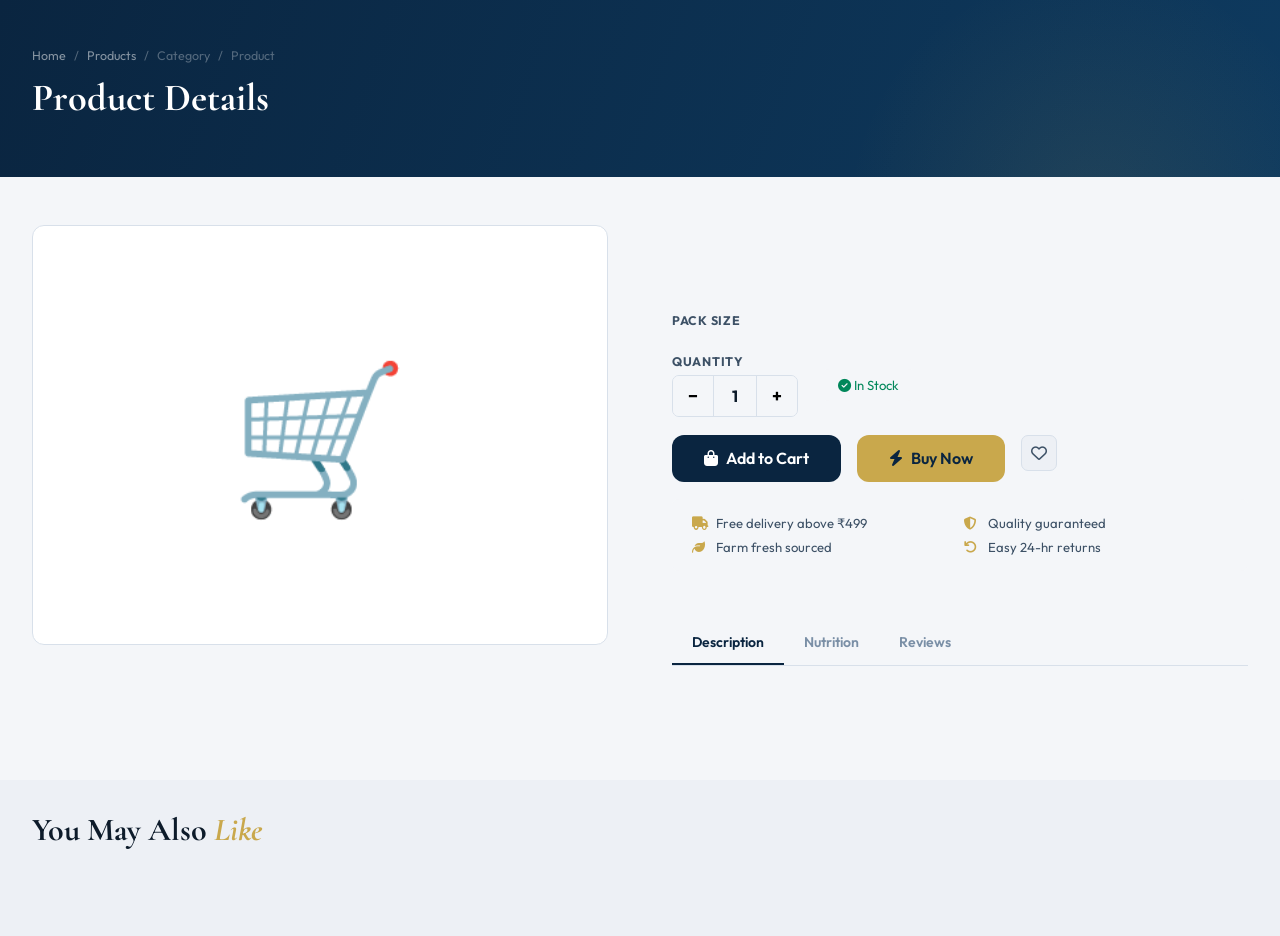
<file: product.html>
<!DOCTYPE html>
<html lang="en">
<head>
  <meta charset="UTF-8"/><meta name="viewport" content="width=device-width,initial-scale=1.0"/>
  <title>Product — NexMart</title>
  <link rel="stylesheet" href="style.css"/>
  <link rel="stylesheet" href="https://cdnjs.cloudflare.com/ajax/libs/font-awesome/6.5.0/css/all.min.css"/>
  <style>
    .pd-wrap { max-width:1400px; margin:0 auto; padding:3rem 2rem; display:grid; grid-template-columns:1fr 1fr; gap:4rem; align-items:start; }
    .pd-gallery { position:sticky; top:80px; }
    .pd-main-img { background:var(--white); border:1px solid var(--border); border-radius:var(--radius); height:420px; display:flex; align-items:center; justify-content:center; font-size:9rem; margin-bottom:1rem; cursor:zoom-in; transition:transform var(--t); }
    .pd-main-img:hover { transform:scale(1.02); }
    .pd-thumbs { display:flex; gap:.6rem; }
    .pd-thumb { width:80px; height:80px; background:var(--bg); border:2px solid var(--border); border-radius:var(--radius-sm); display:flex; align-items:center; justify-content:center; font-size:2rem; cursor:pointer; transition:border-color var(--t); }
    .pd-thumb.active,.pd-thumb:hover { border-color:var(--navy); }
    .pd-info { display:flex; flex-direction:column; gap:1.1rem; }
    .pd-cat { font-size:.75rem; color:var(--gold); font-weight:700; text-transform:uppercase; letter-spacing:.1em; }
    .pd-name { font-family:var(--font-head); font-size:2.5rem; font-weight:700; line-height:1.15; }
    .pd-rating-row { display:flex; align-items:center; gap:1rem; }
    .pd-stars { color:#f4a261; font-size:1.1rem; }
    .pd-reviews { font-size:.875rem; color:var(--text-lt); }
    .pd-price-row { display:flex; align-items:baseline; gap:.75rem; }
    .pd-price { font-family:var(--font-head); font-size:2.2rem; font-weight:700; color:var(--navy); }
    .pd-old { font-size:1.1rem; color:var(--text-lt); text-decoration:line-through; }
    .pd-discount { background:#fdecea; color:var(--danger); border-radius:99px; padding:.2rem .7rem; font-size:.78rem; font-weight:700; }
    .pd-desc { color:var(--text-md); font-size:.925rem; line-height:1.75; }
    .pd-options label { font-size:.78rem; font-weight:700; color:var(--text-md); text-transform:uppercase; letter-spacing:.06em; display:block; margin-bottom:.5rem; }
    .size-btns { display:flex; gap:.5rem; flex-wrap:wrap; }
    .size-btn { padding:.45rem 1rem; border:1.5px solid var(--border); border-radius:var(--radius-sm); background:var(--white); font-family:var(--font-body); font-size:.82rem; font-weight:600; cursor:pointer; transition:all var(--t); }
    .size-btn:hover,.size-btn.active { background:var(--navy); color:#fff; border-color:var(--navy); }
    .pd-qty-row { display:flex; align-items:center; gap:1.5rem; }
    .pd-qty-ctrl { display:flex; align-items:center; border:1.5px solid var(--border); border-radius:var(--radius-sm); overflow:hidden; }
    .pd-qty-ctrl button { width:40px; height:40px; background:var(--bg); border:none; font-size:1.1rem; font-weight:700; cursor:pointer; transition:background var(--t); }
    .pd-qty-ctrl button:hover { background:var(--navy); color:#fff; }
    .pd-qty-ctrl span { width:44px; text-align:center; font-weight:700; font-size:1rem; border-left:1px solid var(--border); border-right:1px solid var(--border); line-height:40px; }
    .pd-cta { display:flex; gap:1rem; flex-wrap:wrap; }
    .pd-meta { background:var(--bg); border-radius:var(--radius-sm); padding:1rem 1.25rem; display:grid; grid-template-columns:1fr 1fr; gap:.5rem; }
    .pm-row { display:flex; align-items:center; gap:.5rem; font-size:.82rem; color:var(--text-md); }
    .pm-row i { color:var(--gold); width:16px; }
    .pd-tabs { border-bottom:1px solid var(--border); display:flex; gap:0; margin-top:2rem; }
    .pd-tab { padding:.75rem 1.25rem; border:none; background:transparent; font-family:var(--font-body); font-size:.875rem; font-weight:600; color:var(--text-lt); cursor:pointer; border-bottom:2px solid transparent; transition:all var(--t); }
    .pd-tab.active { color:var(--navy); border-bottom-color:var(--navy); }
    .pd-tab-body { padding:1.5rem 0; display:none; }
    .pd-tab-body.active { display:block; }
    .nutrition-table td,.nutrition-table th { padding:.5rem .75rem; font-size:.82rem; }
    .review-card { padding:1.25rem; border:1px solid var(--border); border-radius:var(--radius-sm); margin-bottom:.75rem; background:var(--white); }
    .rv-header { display:flex; justify-content:space-between; align-items:flex-start; margin-bottom:.5rem; }
    .rv-author { font-weight:600; font-size:.875rem; }
    .rv-date { font-size:.75rem; color:var(--text-lt); }
    .rv-stars { color:#f4a261; font-size:.9rem; margin-bottom:.4rem; }
    .rv-text { font-size:.875rem; color:var(--text-md); line-height:1.65; }
    .related-grid { display:grid; grid-template-columns:repeat(auto-fill,minmax(200px,1fr)); gap:1rem; margin-top:1.5rem; }
    @media(max-width:900px){ .pd-wrap{grid-template-columns:1fr;gap:2rem} .pd-gallery{position:static} }
  </style>
</head>
<body>
<script src="app.js"></script>
<script>buildNav(); buildCartDrawer();</script>

<div class="page-hero">
  <div class="page-hero-inner">
    <div class="breadcrumb">
      <a href="index.html">Home</a><span>/</span>
      <a href="index.html#products">Products</a><span>/</span>
      <span id="bcCat">Category</span><span>/</span>
      <span id="bcName">Product</span>
    </div>
    <h1 id="phName">Product Details</h1>
    <p id="phCat"></p>
  </div>
</div>

<div class="pd-wrap">
  <!-- Gallery -->
  <div class="pd-gallery">
    <div class="pd-main-img" id="mainImg">🛒</div>
    <div class="pd-thumbs" id="thumbsRow"></div>
  </div>

  <!-- Info -->
  <div class="pd-info">
    <div class="pd-cat" id="pdCat"></div>
    <h1 class="pd-name" id="pdName"></h1>
    <div class="pd-rating-row">
      <span class="pd-stars" id="pdStars"></span>
      <span id="pdRating"></span>
      <span class="pd-reviews" id="pdReviews"></span>
    </div>

    <div class="pd-price-row">
      <div class="pd-price" id="pdPrice"></div>
      <div class="pd-old" id="pdOld"></div>
      <div class="pd-discount" id="pdDisc" style="display:none"></div>
    </div>

    <p class="pd-desc" id="pdDesc"></p>

    <div class="pd-options">
      <label>Pack Size</label>
      <div class="size-btns" id="sizeBtns"></div>
    </div>

    <div class="pd-qty-row">
      <div>
        <div style="font-size:.78rem;font-weight:700;color:var(--text-md);text-transform:uppercase;letter-spacing:.06em;margin-bottom:.4rem">Quantity</div>
        <div class="pd-qty-ctrl">
          <button onclick="changeLocal(-1)">−</button>
          <span id="localQty">1</span>
          <button onclick="changeLocal(1)">+</button>
        </div>
      </div>
      <div style="background:var(--bg);border-radius:var(--radius-sm);padding:.5rem 1rem;font-size:.82rem;color:var(--success)">
        <i class="fa fa-check-circle"></i> In Stock
      </div>
    </div>

    <div class="pd-cta">
      <button class="btn btn-navy btn-lg" id="addBtn" onclick="addThisToCart()">
        <i class="fa fa-shopping-bag"></i> Add to Cart
      </button>
      <button class="btn btn-gold btn-lg" onclick="location.href='checkout.html'">
        <i class="fa fa-bolt"></i> Buy Now
      </button>
      <button class="btn btn-ghost btn-icon btn-lg" id="wishBtn" onclick="toggleThisWish()">
        <i class="far fa-heart"></i>
      </button>
    </div>

    <div class="pd-meta">
      <div class="pm-row"><i class="fa fa-truck"></i> Free delivery above ₹499</div>
      <div class="pm-row"><i class="fa fa-shield-alt"></i> Quality guaranteed</div>
      <div class="pm-row"><i class="fa fa-leaf"></i> Farm fresh sourced</div>
      <div class="pm-row"><i class="fa fa-undo"></i> Easy 24-hr returns</div>
    </div>

    <!-- Tabs -->
    <div class="pd-tabs">
      <button class="pd-tab active" onclick="switchPdTab('desc',this)">Description</button>
      <button class="pd-tab" onclick="switchPdTab('nutrition',this)">Nutrition</button>
      <button class="pd-tab" onclick="switchPdTab('reviews',this)">Reviews</button>
    </div>

    <div class="pd-tab-body active" id="tab-desc">
      <p style="color:var(--text-md);line-height:1.8;font-size:.9rem" id="tabDesc"></p>
    </div>
    <div class="pd-tab-body" id="tab-nutrition">
      <table class="nutrition-table" style="width:100%;border-collapse:collapse">
        <thead><tr><th style="text-align:left;padding:.5rem .75rem;background:var(--bg);font-size:.78rem;text-transform:uppercase;letter-spacing:.06em">Nutrient</th><th style="text-align:left;padding:.5rem .75rem;background:var(--bg);font-size:.78rem;text-transform:uppercase;letter-spacing:.06em">Per 100g</th></tr></thead>
        <tbody id="nutritionBody"></tbody>
      </table>
    </div>
    <div class="pd-tab-body" id="tab-reviews">
      <div id="reviewsList"></div>
    </div>
  </div>
</div>

<!-- Related Products -->
<div class="section" style="background:var(--bg2);padding-top:2rem">
  <div class="section-head"><div><div class="section-title">You May Also <em>Like</em></div></div></div>
  <div class="related-grid" id="relatedGrid"></div>
</div>

<script>
  buildFooter();

  const params = new URLSearchParams(location.search);
  const id = parseInt(params.get('id')) || 1;
  const product = getProducts().find(p => p.id === id) || getProducts()[0];

  let localQty = 1;
  function changeLocal(d) { localQty = Math.max(1, localQty + d); document.getElementById('localQty').textContent = localQty; }

  function addThisToCart() {
    for (let i = 0; i < localQty; i++) Store.addToCart(product.id);
    updateCartUI();
    toast(`${product.emoji} ${product.name} ×${localQty} added to cart`);
  }

  function toggleThisWish() {
    Store.toggleWish(product.id);
    const inW = Store.wishlist.includes(product.id);
    document.getElementById('wishBtn').innerHTML = `<i class="${inW?'fas':'far'} fa-heart" style="color:${inW?'#e63946':''}"></i>`;
    toast(inW ? `❤️ Saved to wishlist` : `Removed from wishlist`);
  }

  function switchPdTab(tab, btn) {
    document.querySelectorAll('.pd-tab').forEach(t => t.classList.remove('active'));
    document.querySelectorAll('.pd-tab-body').forEach(t => t.classList.remove('active'));
    btn.classList.add('active');
    document.getElementById('tab-' + tab).classList.add('active');
  }

  // Populate page
  document.title = `${product.name} — NexMart`;
  document.getElementById('bcCat').textContent  = product.cat;
  document.getElementById('bcName').textContent = product.name;
  document.getElementById('phName').textContent = product.name;
  document.getElementById('phCat').textContent  = product.cat + ' · ' + product.weight;
  document.getElementById('mainImg').textContent = product.emoji;
  document.getElementById('pdCat').textContent  = product.cat;
  document.getElementById('pdName').textContent = product.name;
  document.getElementById('pdStars').textContent = starsHTML(product.rating);
  document.getElementById('pdRating').textContent = product.rating;
  document.getElementById('pdReviews').textContent = `(${product.reviews} reviews)`;
  document.getElementById('pdPrice').textContent = fmt(product.price);
  if (product.oldPrice) {
    document.getElementById('pdOld').textContent = fmt(product.oldPrice);
    const disc = Math.round((1 - product.price/product.oldPrice)*100);
    const dd = document.getElementById('pdDisc');
    dd.textContent = `-${disc}%`; dd.style.display = '';
  }

  const descs = {
    Vegetables: `Hand-picked ${product.name.toLowerCase()} sourced directly from local farms. Delivered within hours of harvest to ensure maximum freshness and nutritional value. Rich in essential vitamins, minerals and dietary fibre — perfect for a healthy, balanced diet.`,
    Fruits: `Premium quality ${product.name.toLowerCase()} selected at peak ripeness for the best flavour and nutrition. Our fruits are sourced from trusted partner farms with zero added preservatives or chemicals.`,
    Dairy: `Fresh ${product.name.toLowerCase()} from certified farms following the highest hygiene standards. Cold-chain maintained from farm to your door for guaranteed freshness.`,
    Bakery: `Artisan-crafted ${product.name.toLowerCase()} baked fresh every morning using traditional recipes and premium ingredients. No artificial preservatives — just honest, wholesome baking.`,
    Beverages: `Premium ${product.name.toLowerCase()} made from carefully selected ingredients. No artificial colours or flavours — just pure, refreshing taste in every sip.`,
    Snacks: `Delicious ${product.name.toLowerCase()} made with high-quality ingredients for a snack you can feel good about. Perfect for any time of day.`,
    Grains: `Premium ${product.name.toLowerCase()} sourced from the finest farms. Cleaned and packaged hygienically to preserve natural goodness and aroma.`,
  };
  document.getElementById('pdDesc').textContent = descs[product.cat] || 'Premium quality product.';
  document.getElementById('tabDesc').textContent = descs[product.cat] || 'Premium quality product.';

  // Sizes
  const sizes = [product.weight, product.weight.replace(/\d+/, n => parseInt(n)*2), product.weight.replace(/\d+/, n => parseInt(n)*3)].slice(0,3);
  document.getElementById('sizeBtns').innerHTML = sizes.map((s,i) =>
    `<button class="size-btn ${i===0?'active':''}" onclick="this.parentElement.querySelectorAll('.size-btn').forEach(b=>b.classList.remove('active'));this.classList.add('active')">${s}</button>`
  ).join('');

  // Thumbnails (same emoji for demo)
  document.getElementById('thumbsRow').innerHTML = [product.emoji,product.emoji,product.emoji].map((e,i) =>
    `<div class="pd-thumb ${i===0?'active':''}" onclick="this.parentElement.querySelectorAll('.pd-thumb').forEach(t=>t.classList.remove('active'));this.classList.add('active')">${e}</div>`
  ).join('');

  // Nutrition (generated)
  const nutritionData = [['Calories','52 kcal'],['Protein','1.2g'],['Carbohydrates','11.8g'],['Dietary Fibre','2.4g'],['Total Fat','0.3g'],['Sodium','6mg'],['Vitamin C','28mg'],['Iron','0.6mg']];
  document.getElementById('nutritionBody').innerHTML = nutritionData.map((r,i) =>
    `<tr style="background:${i%2?'var(--bg)':'var(--white)'}"><td>${r[0]}</td><td><strong>${r[1]}</strong></td></tr>`
  ).join('');

  // Reviews
  const reviewsData = [
    { name:'Priya S.', rating:5, date:'2 days ago', text:'Absolutely fresh and delivered on time. Will definitely order again! The quality is consistently excellent.' },
    { name:'Arjun K.', rating:4, date:'1 week ago', text:'Good quality overall. Packaging was secure and the product was fresh on arrival. Happy with my purchase.' },
    { name:'Meena R.', rating:5, date:'2 weeks ago', text:'Best quality I\'ve found in any online supermarket. NexMart never disappoints. Highly recommend!' },
  ];
  document.getElementById('reviewsList').innerHTML = reviewsData.map(r => `
    <div class="review-card">
      <div class="rv-header">
        <div>
          <div class="rv-author">${r.name}</div>
          <div class="rv-stars">${'★'.repeat(r.rating)}</div>
        </div>
        <div class="rv-date">${r.date}</div>
      </div>
      <div class="rv-text">${r.text}</div>
    </div>`).join('');

  // Related
  const related = getProducts().filter(p => p.cat === product.cat && p.id !== product.id).slice(0,4);
  document.getElementById('relatedGrid').innerHTML = related.map((p,i) => productCardHTML(p, i*0.06)).join('');

  // Wishlist initial state
  if (Store.wishlist.includes(product.id)) {
    document.getElementById('wishBtn').innerHTML = `<i class="fas fa-heart" style="color:#e63946"></i>`;
  }
</script>
</body>
      </html>
</file>
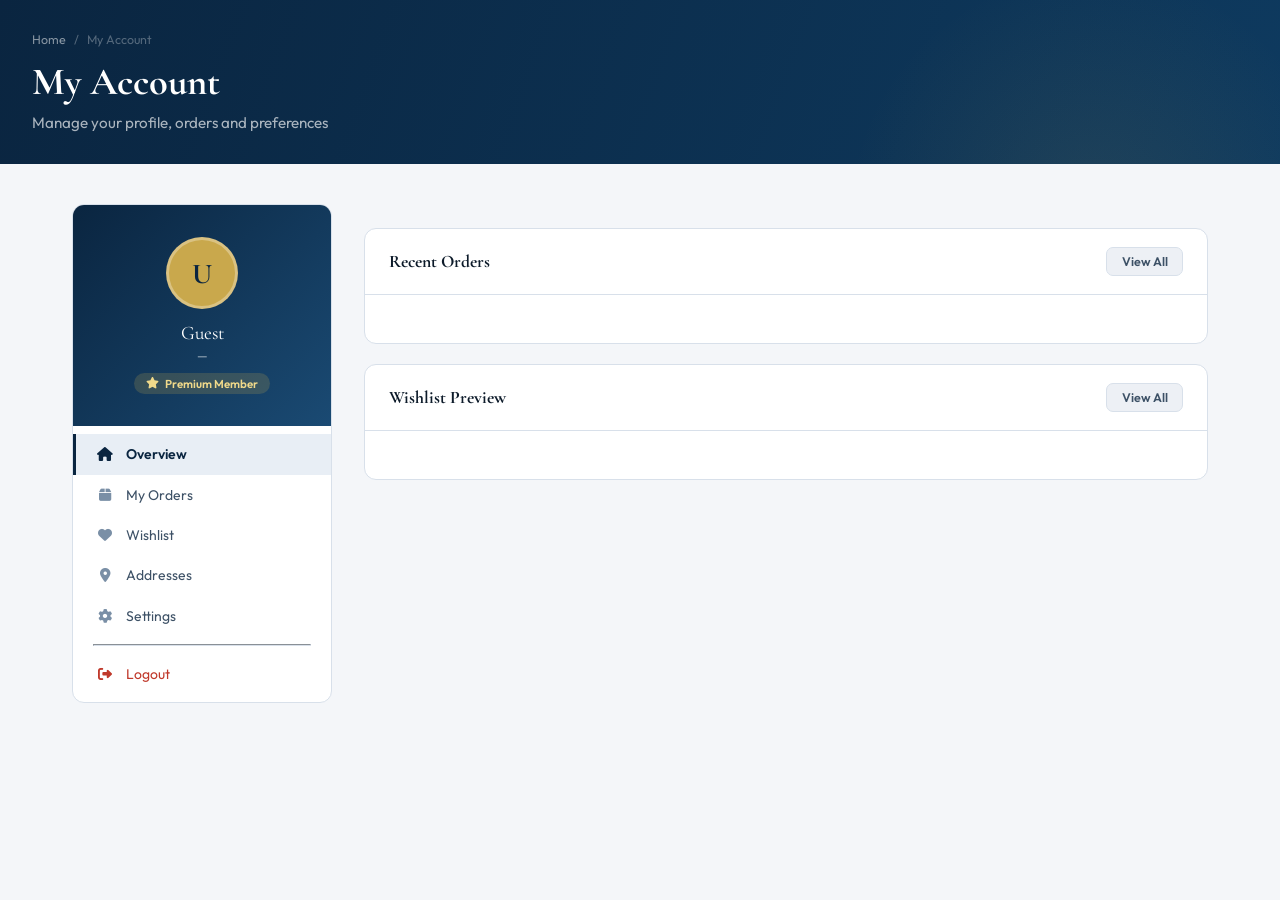
<file: profile.html>
<!DOCTYPE html>
<html lang="en">
<head>
  <meta charset="UTF-8"/><meta name="viewport" content="width=device-width,initial-scale=1.0"/>
  <title>My Account — NexMart</title>
  <link rel="stylesheet" href="style.css"/>
  <link rel="stylesheet" href="https://cdnjs.cloudflare.com/ajax/libs/font-awesome/6.5.0/css/all.min.css"/>
  <style>
    .profile-layout { max-width:1200px; margin:0 auto; padding:2.5rem 2rem; display:grid; grid-template-columns:260px 1fr; gap:2rem; align-items:start; }

    /* ── Sidebar ── */
    .profile-sidebar { position:sticky; top:80px; }
    .profile-card { background:var(--white); border:1px solid var(--border); border-radius:var(--radius); overflow:hidden; }
    .profile-hero { background:linear-gradient(135deg, var(--navy), #1a4a73); padding:2rem 1.5rem; text-align:center; }
    .profile-avatar { width:72px; height:72px; background:var(--gold); border-radius:50%; display:grid; place-items:center; font-family:var(--font-head); font-size:1.8rem; font-weight:700; color:var(--navy); margin:0 auto .75rem; border:3px solid rgba(255,255,255,.3); }
    .profile-name { font-family:var(--font-head); font-size:1.2rem; color:#fff; }
    .profile-email { font-size:.78rem; color:rgba(255,255,255,.65); margin-top:.2rem; }
    .profile-badge { display:inline-flex; align-items:center; gap:.4rem; background:rgba(201,168,76,.2); color:var(--gold-light); border-radius:99px; padding:.2rem .75rem; font-size:.72rem; font-weight:600; margin-top:.6rem; }
    .profile-nav { padding:.5rem 0; }
    .profile-nav-link { display:flex; align-items:center; gap:.75rem; padding:.7rem 1.25rem; font-size:.875rem; color:var(--text-md); cursor:pointer; transition:all var(--t); border-left:3px solid transparent; }
    .profile-nav-link i { width:18px; text-align:center; color:var(--text-lt); }
    .profile-nav-link:hover { background:var(--bg); color:var(--navy); }
    .profile-nav-link.active { background:var(--navy-pale); color:var(--navy); border-left-color:var(--navy); font-weight:600; }
    .profile-nav-link.active i { color:var(--navy); }

    /* ── Content ── */
    .profile-content { }
    .profile-page { display:none; }
    .profile-page.active { display:block; animation:fadeIn .3s; }
    .content-card { background:var(--white); border:1px solid var(--border); border-radius:var(--radius); margin-bottom:1.25rem; overflow:hidden; }
    .content-head { padding:1.1rem 1.5rem; border-bottom:1px solid var(--border); display:flex; align-items:center; justify-content:space-between; }
    .content-title { font-family:var(--font-head); font-size:1.1rem; font-weight:700; }
    .content-body { padding:1.5rem; }

    /* ── Stats ── */
    .account-stats { display:grid; grid-template-columns:repeat(3,1fr); gap:1rem; margin-bottom:1.5rem; }
    .stat-box { background:var(--white); border:1px solid var(--border); border-radius:var(--radius); padding:1.25rem; text-align:center; }
    .stat-box strong { display:block; font-family:var(--font-head); font-size:1.8rem; color:var(--navy); }
    .stat-box span { font-size:.78rem; color:var(--text-lt); }

    /* ── Orders ── */
    .order-card { border:1px solid var(--border); border-radius:var(--radius-sm); margin-bottom:.75rem; overflow:hidden; }
    .order-card-head { padding:.9rem 1.25rem; background:var(--bg); display:flex; align-items:center; justify-content:space-between; flex-wrap:wrap; gap:.5rem; }
    .order-id { font-weight:700; font-size:.875rem; }
    .order-date { font-size:.78rem; color:var(--text-lt); }
    .order-card-body { padding:1rem 1.25rem; }
    .order-items-preview { display:flex; gap:.5rem; flex-wrap:wrap; margin-bottom:.75rem; }
    .oip-item { background:var(--bg); border-radius:var(--radius-sm); padding:.35rem .6rem; font-size:.78rem; display:flex; align-items:center; gap:.3rem; }
    .order-meta { display:flex; justify-content:space-between; align-items:center; flex-wrap:wrap; gap:.5rem; }
    .order-total { font-weight:700; color:var(--navy); font-family:var(--font-head); font-size:1.1rem; }
    .os-delivered { background:#e6f6ef; color:var(--success); }
    .os-pending   { background:#fef3e2; color:var(--warning); }
    .os-cancelled { background:#fdecea; color:var(--danger); }
    .os-transit   { background:var(--navy-pale); color:var(--navy); }
    .order-status { padding:.25rem .75rem; border-radius:99px; font-size:.72rem; font-weight:700; }

    /* ── Empty ── */
    .empty-state { text-align:center; padding:3rem 1rem; color:var(--text-lt); }
    .empty-state .es-icon { font-size:3.5rem; margin-bottom:1rem; }

    /* ── Profile form ── */
    .form-row-2 { display:grid; grid-template-columns:1fr 1fr; gap:1rem; }
    .addr-card { border:1.5px solid var(--border); border-radius:var(--radius-sm); padding:1rem 1.25rem; margin-bottom:.75rem; display:flex; justify-content:space-between; align-items:flex-start; gap:1rem; }
    .addr-card.default { border-color:var(--navy); background:var(--navy-pale); }
    .addr-info strong { display:block; margin-bottom:.3rem; font-size:.875rem; }
    .addr-info p { font-size:.82rem; color:var(--text-md); line-height:1.6; }
    .addr-actions { display:flex; gap:.4rem; flex-shrink:0; }

    /* ── Wishlist grid ── */
    .wish-grid { display:grid; grid-template-columns:repeat(auto-fill,minmax(180px,1fr)); gap:1rem; }

    @media(max-width:900px){ .profile-layout{grid-template-columns:1fr} .profile-sidebar{position:static} }
    @media(max-width:480px){ .account-stats{grid-template-columns:1fr 1fr} .form-row-2{grid-template-columns:1fr} }
  </style>
</head>
<body>
<script src="app.js"></script>
<script>
  buildNav('profile');
  buildCartDrawer();
</script>

<div class="page-hero" style="padding:2rem">
  <div class="page-hero-inner">
    <div class="breadcrumb"><a href="index.html">Home</a><span>/</span><span>My Account</span></div>
    <h1>My Account</h1>
    <p>Manage your profile, orders and preferences</p>
  </div>
</div>

<div class="profile-layout">

  <!-- SIDEBAR -->
  <div class="profile-sidebar">
    <div class="profile-card">
      <div class="profile-hero">
        <div class="profile-avatar" id="avatarInitials">U</div>
        <div class="profile-name" id="profileName">Guest</div>
        <div class="profile-email" id="profileEmail">—</div>
        <div class="profile-badge"><i class="fa fa-star"></i> Premium Member</div>
      </div>
      <nav class="profile-nav">
        <div class="profile-nav-link active" onclick="switchTab('overview',this)"><i class="fa fa-home"></i> Overview</div>
        <div class="profile-nav-link" onclick="switchTab('orders',this)" id="ordersTab"><i class="fa fa-box"></i> My Orders</div>
        <div class="profile-nav-link" onclick="switchTab('wishlist',this)" id="wishlistTab"><i class="fa fa-heart"></i> Wishlist</div>
        <div class="profile-nav-link" onclick="switchTab('addresses',this)"><i class="fa fa-map-marker-alt"></i> Addresses</div>
        <div class="profile-nav-link" onclick="switchTab('settings',this)"><i class="fa fa-cog"></i> Settings</div>
        <hr style="margin:.5rem 1.25rem;border-color:var(--border)"/>
        <div class="profile-nav-link" onclick="window.handleLogout()" style="color:var(--danger)"><i class="fa fa-sign-out-alt" style="color:var(--danger)"></i> Logout</div>
      </nav>
    </div>
  </div>

  <!-- CONTENT -->
  <div class="profile-content">

    <!-- ── OVERVIEW ── -->
    <div class="profile-page active" id="tab-overview">
      <div class="account-stats" id="accountStats"></div>
      <div class="content-card">
        <div class="content-head"><span class="content-title">Recent Orders</span><button class="btn btn-ghost btn-sm" onclick="switchTab('orders',document.querySelector('[onclick*=orders]'))">View All</button></div>
        <div class="content-body" id="recentOrdersList"></div>
      </div>
      <div class="content-card">
        <div class="content-head"><span class="content-title">Wishlist Preview</span><button class="btn btn-ghost btn-sm" onclick="switchTab('wishlist',document.querySelector('[onclick*=wishlist]'))">View All</button></div>
        <div class="content-body">
          <div class="wish-grid" id="wishPreview"></div>
          <div class="empty-state hidden" id="wishPreviewEmpty"><div class="es-icon">❤️</div><p>No items in wishlist yet</p></div>
        </div>
      </div>
    </div>

    <!-- ── ORDERS ── -->
    <div class="profile-page" id="tab-orders">
      <div class="content-card">
        <div class="content-head">
          <span class="content-title">Order History</span>
          <select class="sort-select" id="orderStatusFilter" onchange="renderMyOrders()">
            <option value="">All Orders</option>
            <option>Delivered</option><option>Pending</option><option>In Transit</option><option>Cancelled</option>
          </select>
        </div>
        <div class="content-body" id="myOrdersList"></div>
      </div>
    </div>

    <!-- ── WISHLIST ── -->
    <div class="profile-page" id="tab-wishlist">
      <div class="content-card">
        <div class="content-head"><span class="content-title">My Wishlist</span><span class="badge badge-navy" id="wishCount2"></span></div>
        <div class="content-body">
          <div class="wish-grid" id="wishGrid"></div>
          <div class="empty-state hidden" id="wishEmpty"><div class="es-icon">❤️</div><p>Your wishlist is empty</p><a href="index.html#products" class="btn btn-navy btn-sm" style="margin-top:1rem">Browse Products</a></div>
        </div>
      </div>
    </div>

    <!-- ── ADDRESSES ── -->
    <div class="profile-page" id="tab-addresses">
      <div class="content-card">
        <div class="content-head">
          <span class="content-title">Saved Addresses</span>
          <button class="btn btn-navy btn-sm" onclick="showAddAddrForm()"><i class="fa fa-plus"></i> Add New</button>
        </div>
        <div class="content-body">
          <div id="addrList"></div>
          <div id="addAddrForm" style="display:none">
            <hr style="margin-bottom:1.25rem"/>
            <h4 style="font-family:var(--font-head);margin-bottom:1rem">Add New Address</h4>
            <div class="form-row-2">
              <div class="form-group"><label class="form-label">Address Type</label>
                <select class="form-control" id="addrType"><option>Home</option><option>Office</option><option>Other</option></select>
              </div>
              <div class="form-group"><label class="form-label">Full Name</label><input type="text" class="form-control" id="addrName" placeholder="Recipient name"/></div>
            </div>
            <div class="form-group"><label class="form-label">Address Line 1</label><input type="text" class="form-control" id="addrLine1" placeholder="House / Building / Street"/></div>
            <div class="form-group"><label class="form-label">Landmark</label><input type="text" class="form-control" id="addrLandmark" placeholder="Near..."/></div>
            <div class="form-row-2">
              <div class="form-group"><label class="form-label">City</label><input type="text" class="form-control" id="addrCity" placeholder="Chennai"/></div>
              <div class="form-group"><label class="form-label">Pincode</label><input type="text" class="form-control" id="addrPin" placeholder="600001"/></div>
            </div>
            <div style="display:flex;gap:.75rem">
              <button class="btn btn-navy" onclick="saveAddress()"><i class="fa fa-save"></i> Save Address</button>
              <button class="btn btn-ghost" onclick="document.getElementById('addAddrForm').style.display='none'">Cancel</button>
            </div>
          </div>
        </div>
      </div>
    </div>

    <!-- ── SETTINGS ── -->
    <div class="profile-page" id="tab-settings">
      <div class="content-card">
        <div class="content-head"><span class="content-title">Personal Information</span></div>
        <div class="content-body">
          <div class="form-row-2">
            <div class="form-group"><label class="form-label">First Name</label><input type="text" class="form-control" id="setFirst"/></div>
            <div class="form-group"><label class="form-label">Last Name</label><input type="text" class="form-control" id="setLast"/></div>
          </div>
          <div class="form-row-2">
            <div class="form-group"><label class="form-label">Email</label><input type="email" class="form-control" id="setEmail"/></div>
            <div class="form-group"><label class="form-label">Phone</label><input type="tel" class="form-control" id="setPhone" placeholder="+91 XXXXX XXXXX"/></div>
          </div>
          <button class="btn btn-navy" onclick="saveSettings()"><i class="fa fa-save"></i> Save Changes</button>
        </div>
      </div>
      <div class="content-card">
        <div class="content-head"><span class="content-title">Change Password</span></div>
        <div class="content-body">
          <div class="form-group"><label class="form-label">Current Password</label><input type="password" class="form-control" placeholder="••••••••"/></div>
          <div class="form-group"><label class="form-label">New Password</label><input type="password" class="form-control" id="newPw" placeholder="Min. 8 characters"/></div>
          <div class="form-group"><label class="form-label">Confirm New Password</label><input type="password" class="form-control" id="confirmPw" placeholder="Repeat new password"/></div>
          <button class="btn btn-navy" onclick="changePassword()"><i class="fa fa-lock"></i> Update Password</button>
        </div>
      </div>
      <div class="content-card">
        <div class="content-head"><span class="content-title">Notifications</span></div>
        <div class="content-body" style="display:flex;flex-direction:column;gap:.85rem">
          <label style="display:flex;align-items:center;justify-content:space-between;cursor:pointer">
            <span style="font-size:.875rem">Order updates via SMS</span>
            <input type="checkbox" checked style="width:16px;height:16px;accent-color:var(--navy)"/>
          </label>
          <label style="display:flex;align-items:center;justify-content:space-between;cursor:pointer">
            <span style="font-size:.875rem">Offers & promotions via email</span>
            <input type="checkbox" checked style="width:16px;height:16px;accent-color:var(--navy)"/>
          </label>
          <label style="display:flex;align-items:center;justify-content:space-between;cursor:pointer">
            <span style="font-size:.875rem">New arrivals & weekly deals</span>
            <input type="checkbox" style="width:16px;height:16px;accent-color:var(--navy)"/>
          </label>
        </div>
      </div>
    </div>

  </div>
</div>

<script>
  buildFooter();

  // ── Auth: redirect guests to login ──
  if (!Store.user) { location.href = 'login.html'; }

  var user = Store.user || {};

  // ── Populate header ──
  var nameParts = (user.name||'User').split(' ');
  var initials  = nameParts.map(function(n){ return n[0]; }).join('').toUpperCase().slice(0,2);
  document.getElementById('avatarInitials').textContent = initials;
  document.getElementById('profileName').textContent    = user.name || 'Guest';
  document.getElementById('profileEmail').textContent   = user.email || '';

  // ── Populate settings form ──
  var parts = (user.name||'').split(' ');
  document.getElementById('setFirst').value = parts[0] || '';
  document.getElementById('setLast').value  = parts.slice(1).join(' ') || '';
  document.getElementById('setEmail').value = user.email || '';

  // ── Tab switch ──
  function switchTab(name, el) {
    document.querySelectorAll('.profile-page').forEach(function(p){ p.classList.remove('active'); });
    document.querySelectorAll('.profile-nav-link').forEach(function(l){ l.classList.remove('active'); });
    document.getElementById('tab-' + name).classList.add('active');
    if (el) el.classList.add('active');
    if (name === 'orders')    renderMyOrders();
    if (name === 'wishlist')  renderWishlist();
    if (name === 'addresses') renderAddresses();
  }

  // Handle #hash on load
  if (location.hash === '#wishlist') switchTab('wishlist', document.getElementById('wishlistTab'));
  if (location.hash === '#orders')   switchTab('orders',   document.getElementById('ordersTab'));

  // ── Overview Stats ──
  var myOrders = getUserOrders(user.email);
  var totalSpent = myOrders.reduce(function(s,o){ return s + (o.total||0); }, 0);
  document.getElementById('accountStats').innerHTML = [
    { icon:'fa-box',       label:'Total Orders',    value: myOrders.length || 0     },
    { icon:'fa-rupee-sign',label:'Total Spent',     value: fmt(totalSpent)           },
    { icon:'fa-heart',     label:'Wishlist Items',  value: Store.wishlist.length     },
  ].map(function(s){
    return '<div class="stat-box"><div style="font-size:1.5rem;color:var(--navy);margin-bottom:.5rem"><i class="fa ' + s.icon + '"></i></div><strong>' + s.value + '</strong><span>' + s.label + '</span></div>';
  }).join('');

  // ── My Orders ──
  var MOCK_MY_ORDERS = [
    { id:'NM-100001', items:[{emoji:'🥦',name:'Premium Broccoli',qty:2},{emoji:'🍎',name:'Pink Lady Apples',qty:1}], total:247, date:'2 days ago',   status:'Delivered', payment:'UPI'  },
    { id:'NM-100002', items:[{emoji:'🥛',name:'Farm Fresh Milk',qty:3},{emoji:'🧀',name:'Aged Cheddar',qty:1}],    total:284, date:'5 days ago',   status:'Delivered', payment:'Card' },
    { id:'NM-100003', items:[{emoji:'🍞',name:'Sourdough Loaf', qty:1}],                                             total:85,  date:'1 week ago',   status:'Delivered', payment:'UPI'  },
    { id:'NM-100004', items:[{emoji:'🥭',name:'Alphonso Mangoes',qty:2},{emoji:'🫐',name:'Wild Blueberries',qty:1}],total:427, date:'2 weeks ago',  status:'Delivered', payment:'COD'  },
  ];

  function renderMyOrders() {
    var filter = document.getElementById('orderStatusFilter').value;
    var real   = getUserOrders(user.email);
    var all    = real.length > 0 ? real : MOCK_MY_ORDERS;
    var list   = filter ? all.filter(function(o){ return o.status===filter; }) : all;
    var sc     = {Delivered:'os-delivered',Pending:'os-pending','In Transit':'os-transit',Cancelled:'os-cancelled'};
    var el     = document.getElementById('myOrdersList');
    if (list.length === 0) {
      el.innerHTML = '<div class="empty-state"><div class="es-icon">📦</div><p>No orders found</p><a href="index.html#products" class="btn btn-navy btn-sm" style="margin-top:1rem">Start Shopping</a></div>';
      return;
    }
    el.innerHTML = list.map(function(o){
      var items = Array.isArray(o.items) ? o.items : [];
      var preview = items.slice(0,3).map(function(i){ return '<div class="oip-item">' + i.emoji + ' ' + i.name + (i.qty>1?' ×'+i.qty:'') + '</div>'; }).join('');
      if (items.length > 3) preview += '<div class="oip-item">+' + (items.length-3) + ' more</div>';
      return '<div class="order-card">'
        + '<div class="order-card-head">'
        + '<div><div class="order-id">' + o.id + '</div><div class="order-date">' + o.date + '</div></div>'
        + '<span class="order-status ' + (sc[o.status]||'os-pending') + '">' + o.status + '</span>'
        + '</div>'
        + '<div class="order-card-body">'
        + (preview ? '<div class="order-items-preview">' + preview + '</div>' : '')
        + '<div class="order-meta"><div class="order-total">' + fmt(o.total) + '</div>'
        + '<div style="display:flex;gap:.5rem">'
        + '<button class="btn btn-ghost btn-sm" onclick="toast(\'Tracking order ' + o.id + '\')"><i class="fa fa-truck"></i> Track</button>'
        + '<button class="btn btn-ghost btn-sm" onclick="reorder(' + JSON.stringify(o.id) + ')"><i class="fa fa-redo"></i> Reorder</button>'
        + '</div></div></div></div>';
    }).join('');
  }

  // Recent orders on overview
  var overviewOrders = (getUserOrders(user.email).length > 0 ? getUserOrders(user.email) : MOCK_MY_ORDERS).slice(0,3);
  document.ge
</file>
<file: style.css>
/* ==========================================================
   Nextmart— Professional Supermarket CSS
   Design: Corporate · Refined · Premium
   ========================================================== */

@import url('https://fonts.googleapis.com/css2?family=Cormorant+Garamond:wght@400;500;600;700&family=Outfit:wght@300;400;500;600;700&display=swap');

/* ── Variables ── */
:root {
  --navy:       #0a2540;
  --navy-light: #103a5e;
  --navy-pale:  #e8eef5;
  --gold:       #c9a84c;
  --gold-light: #f0d98a;
  --white:      #ffffff;
  --bg:         #f4f6f9;
  --bg2:        #edf0f5;
  --text:       #0d1b2a;
  --text-md:    #3d5166;
  --text-lt:    #7a8fa6;
  --border:     #d8e0ea;
  --success:    #00875a;
  --danger:     #c0392b;
  --warning:    #e67e22;
  --shadow-sm:  0 2px 8px rgba(10,37,64,.08);
  --shadow:     0 4px 20px rgba(10,37,64,.12);
  --shadow-lg:  0 12px 48px rgba(10,37,64,.18);
  --radius:     12px;
  --radius-sm:  7px;
  --font-head:  'Cormorant Garamond', serif;
  --font-body:  'Outfit', sans-serif;
  --t:          .22s cubic-bezier(.4,0,.2,1);
}

/* ── Reset ── */
*, *::before, *::after { box-sizing: border-box; margin: 0; padding: 0; }
html { scroll-behavior: smooth; }
body { font-family: var(--font-body); background: var(--bg); color: var(--text); min-height: 100vh; overflow-x: hidden; }
a { text-decoration: none; color: inherit; }
ul { list-style: none; }
button { font-family: var(--font-body); cursor: pointer; }
input, select, textarea { font-family: var(--font-body); }

/* ── Scrollbar ── */
::-webkit-scrollbar { width: 5px; height: 5px; }
::-webkit-scrollbar-track { background: var(--bg); }
::-webkit-scrollbar-thumb { background: var(--border); border-radius: 99px; }
::-webkit-scrollbar-thumb:hover { background: var(--navy-light); }

/* ==========================================================
   SHARED COMPONENTS
   ========================================================== */

/* Buttons */
.btn { display: inline-flex; align-items: center; gap: .5rem; border: none; border-radius: var(--radius-sm); font-family: var(--font-body); font-weight: 600; font-size: .875rem; padding: .65rem 1.4rem; transition: all var(--t); cursor: pointer; }
.btn-navy  { background: var(--navy); color: #fff; }
.btn-navy:hover  { background: var(--navy-light); transform: translateY(-1px); box-shadow: var(--shadow); }
.btn-gold  { background: var(--gold); color: var(--navy); }
.btn-gold:hover  { background: #b8923d; color: #fff; transform: translateY(-1px); box-shadow: 0 6px 20px rgba(201,168,76,.35); }
.btn-outline { background: transparent; color: var(--navy); border: 1.5px solid var(--navy); }
.btn-outline:hover { background: var(--navy); color: #fff; }
.btn-ghost { background: var(--bg2); color: var(--text-md); border: 1.5px solid var(--border); }
.btn-ghost:hover { background: var(--border); }
.btn-danger { background: var(--danger); color: #fff; }
.btn-danger:hover { background: #a93226; }
.btn-success { background: var(--success); color: #fff; }
.btn-success:hover { background: #006b47; }
.btn-lg { padding: .85rem 2rem; font-size: 1rem; border-radius: var(--radius); }
.btn-sm { padding: .4rem .9rem; font-size: .78rem; }
.btn-icon { width: 36px; height: 36px; padding: 0; display: grid; place-items: center; border-radius: var(--radius-sm); }
.btn-full { width: 100%; justify-content: center; }

/* Badges */
.badge { display: inline-flex; align-items: center; padding: .2rem .65rem; border-radius: 99px; font-size: .72rem; font-weight: 600; letter-spacing: .03em; }
.badge-navy    { background: var(--navy-pale); color: var(--navy); }
.badge-gold    { background: #fdf3d7; color: #946c00; }
.badge-success { background: #e6f6ef; color: var(--success); }
.badge-danger  { background: #fdecea; color: var(--danger); }
.badge-warning { background: #fef3e2; color: var(--warning); }

/* Form Controls */
.form-group { display: flex; flex-direction: column; gap: .4rem; margin-bottom: 1.1rem; }
.form-label { font-size: .82rem; font-weight: 600; color: var(--text-md); text-transform: uppercase; letter-spacing: .04em; }
.form-control { width: 100%; padding: .7rem 1rem; border: 1.5px solid var(--border); border-radius: var(--radius-sm); background: var(--white); font-size: .925rem; color: var(--text); transition: border-color var(--t), box-shadow var(--t); outline: none; }
.form-control:focus { border-color: var(--navy); box-shadow: 0 0 0 3px rgba(10,37,64,.1); }
.form-control::placeholder { color: var(--text-lt); }

/* Cards */
.card { background: var(--white); border-radius: var(--radius); border: 1px solid var(--border); box-shadow: var(--shadow-sm); }
.card-header { padding: 1.25rem 1.5rem; border-bottom: 1px solid var(--border); display: flex; align-items: center; justify-content: space-between; }
.card-body { padding: 1.5rem; }
.card-title { font-family: var(--font-head); font-size: 1.15rem; font-weight: 700; }

/* Tables */
.table-wrap { overflow-x: auto; }
table { width: 100%; border-collapse: collapse; font-size: .875rem; }
thead tr { background: var(--bg); }
th { padding: .8rem 1rem; text-align: left; font-weight: 600; color: var(--text-md); font-size: .78rem; text-transform: uppercase; letter-spacing: .06em; border-bottom: 2px solid var(--border); white-space: nowrap; }
td { padding: .85rem 1rem; border-bottom: 1px solid var(--bg2); color: var(--text); vertical-align: middle; }
tbody tr:hover { background: var(--bg); }
tbody tr:last-child td { border-bottom: none; }

/* Dividers */
.divider { height: 1px; background: var(--border); margin: 1.25rem 0; }

/* Toast */
#toast {
  position: fixed; bottom: 2rem; right: 2rem; z-index: 9999;
  background: var(--navy); color: #fff; padding: .85rem 1.5rem;
  border-radius: var(--radius); font-size: .875rem; font-weight: 500;
  box-shadow: var(--shadow-lg); display: flex; align-items: center; gap: .6rem;
  transform: translateY(80px); opacity: 0;
  transition: transform .4s cubic-bezier(.34,1.56,.64,1), opacity .3s;
  max-width: 340px; border-left: 4px solid var(--gold);
}
#toast.show { transform: translateY(0); opacity: 1; }

/* Utility */
.hidden { display: none !important; }

/* ==========================================================
   TOPBAR (Shared across pages)
   ========================================================== */
.topbar {
  background: var(--navy);
  color: rgba(255,255,255,.7);
  font-size: .78rem; padding: .4rem 0;
  text-align: center; letter-spacing: .04em;
}
.topbar strong { color: var(--gold-light); }

/* ==========================================================
   NAVBAR
   ========================================================== */
#navbar {
  background: var(--white); border-bottom: 1px solid var(--border);
  position: sticky; top: 0; z-index: 200;
  box-shadow: var(--shadow-sm);
}
.nav-inner {
  max-width: 1400px; margin: 0 auto; padding: 0 2rem;
  display: flex; align-items: center; gap: 2rem; height: 68px;
}
.nav-logo { display: flex; flex-direction: column; line-height: 1; flex-shrink: 0; }
.logo-main { font-family: var(--font-head); font-size: 1.6rem; font-weight: 700; color: var(--navy); letter-spacing: -.02em; }
.logo-sub  { font-size: .6rem; color: var(--gold); font-weight: 600; letter-spacing: .2em; text-transform: uppercase; }
.nav-links { display: flex; gap: .25rem; align-items: center; }
.nav-link { padding: .45rem .9rem; border-radius: var(--radius-sm); font-size: .875rem; font-weight: 500; color: var(--text-md); transition: background var(--t), color var(--t); white-space: nowrap; }
.nav-link:hover, .nav-link.active { background: var(--navy-pale); color: var(--navy); }
.nav-search {
  flex: 1; max-width: 420px;
  display: flex; align-items: center; gap: .6rem;
  background: var(--bg); border: 1.5px solid var(--border);
  border-radius: var(--radius-sm); padding: .55rem 1rem;
  transition: border-color var(--t), box-shadow var(--t);
}
.nav-search:focus-within { border-color: var(--navy); box-shadow: 0 0 0 3px rgba(10,37,64,.08); }
.nav-search i { color: var(--text-lt); font-size: .9rem; }
.nav-search input { border: none; background: transparent; outline: none; font-size: .875rem; flex: 1; color: var(--text); }
.nav-actions { display: flex; gap: .5rem; align-items: center; margin-left: auto; }
.nav-action-btn {
  position: relative; background: var(--bg); border: 1.5px solid var(--border);
  border-radius: var(--radius-sm); width: 40px; height: 40px;
  display: grid; place-items: center; cursor: pointer; color: var(--text-md);
  font-size: .9rem; transition: all var(--t);
}
.nav-action-btn:hover { background: var(--navy); color: #fff; border-color: var(--navy); }
.nav-action-btn .dot {
  position: absolute; top: -3px; right: -3px;
  width: 18px; height: 18px; background: var(--gold);
  color: var(--navy); font-size: .58rem; font-weight: 700;
  border-radius: 50%; display: flex; align-items: center; justify-content: center;
}

/* ==========================================================
   HERO — Homepage
   ========================================================== */
#hero {
  background: linear-gradient(110deg, var(--navy) 55%, #1a4a73 100%);
  padding: 5rem 2rem; position: relative; overflow: hidden;
}
#hero::before {
  content: ''; position: absolute; inset: 0;
  background: url("data:image/svg+xml,%3Csvg width='60' height='60' viewBox='0 0 60 60' xmlns='http://www.w3.org/2000/svg'%3E%3Cg fill='none' fill-rule='evenodd'%3E%3Cg fill='%23ffffff' fill-opacity='0.03'%3E%3Cpath d='M36 34v-4h-2v4h-4v2h4v4h2v-4h4v-2h-4zm0-30V0h-2v4h-4v2h4v4h2V6h4V4h-4zM6 34v-4H4v4H0v2h4v4h2v-4h4v-2H6zM6 4V0H4v4H0v2h4v4h2V6h4V4H6z'/%3E%3C/g%3E%3C/g%3E%3C/svg%3E");
}
.hero-inner { max-width: 1400px; margin: 0 auto; display: grid; grid-template-columns: 1fr 1fr; gap: 4rem; align-items: center; position: relative; z-index: 1; }
.hero-text { animation: fadeUp .7s .1s both; }
.hero-eyebrow { display: flex; align-items: center; gap: .75rem; margin-bottom: 1.25rem; }
.hero-eyebrow span { background: rgba(201,168,76,.2); color: var(--gold-light); border-radius: 99px; padding: .3rem 1rem; font-size: .78rem; font-weight: 600; letter-spacing: .1em; text-transform: uppercase; }
.hero-eyebrow::after { content: ''; flex: 1; height: 1px; background: rgba(255,255,255,.15); }
#hero h1 { font-family: var(--font-head); font-size: clamp(2.8rem,4.5vw,4.2rem); color: #fff; line-height: 1.08; margin-bottom: 1.25rem; }
#hero h1 em { color: var(--gold-light); font-style: italic; }
#hero p { color: rgba(255,255,255,.7); font-size: 1.05rem; line-height: 1.75; max-width: 460px; margin-bottom: 2rem; }
.hero-actions { display: flex; gap: 1rem; flex-wrap: wrap; }
.hero-stats { display: flex; gap: 2.5rem; margin-top: 3rem; padding-top: 2rem; border-top: 1px solid rgba(255,255,255,.12); }
.h-stat strong { display: block; font-family: var(--font-head); font-size: 1.8rem; color: var(--gold-light); }
.h-stat span { font-size: .78rem; color: rgba(255,255,255,.6); text-transform: uppercase; letter-spacing: .06em; }
.hero-visual { animation: fadeLeft .7s .3s both; }
.hero-cards { display: flex; flex-direction: column; gap: 1rem; }
.h-card {
  background: rgba(255,255,255,.08); backdrop-filter: blur(16px);
  border: 1px solid rgba(255,255,255,.12); border-radius: var(--radius);
  padding: 1.25rem 1.5rem; display: flex; align-items: center; gap: 1rem; color: #fff;
  transition: background var(--t), transform var(--t);
}
.h-card:hover { background: rgba(255,255,255,.14); transform: translateX(-4px); }
.h-card-icon { font-size: 2.2rem; width: 52px; height: 52px; background: rgba(255,255,255,.1); border-radius: var(--radius-sm); display: grid; place-items: center; flex-shrink: 0; }
.h-card-info strong { display: block; font-weight: 600; font-size: .95rem; }
.h-card-info span { font-size: .78rem; color: rgba(255,255,255,.6); }
.h-card-price { margin-left: auto; font-family: var(--font-head); font-size: 1.25rem; color: var(--gold-light); }

/* ==========================================================
   FEATURED STRIP
   ========================================================== */
.features-strip {
  background: var(--navy); padding: 1.25rem 2rem;
}
.features-inner {
  max-width: 1400px; margin: 0 auto;
  display: flex; flex-wrap: wrap; justify-content: space-between; gap: 1rem;
}
.feat-item { display: flex; align-items: center; gap: .75rem; color: rgba(255,255,255,.75); font-size: .85rem; }
.feat-item i { color: var(--gold); font-size: 1.1rem; }
.feat-item strong { color: #fff; }

/* ==========================================================
   SECTION
   ========================================================== */
.section { max-width: 1400px; margin: 0 auto; padding: 3.5rem 2rem; }
.section-head { margin-bottom: 2rem; display: flex; align-items: flex-end; justify-content: space-between; gap: 1rem; flex-wrap: wrap; }
.section-title { font-family: var(--font-head); font-size: clamp(1.6rem,2.5vw,2.2rem); font-weight: 700; line-height: 1.15; }
.section-title em { color: var(--gold); font-style: italic; }
.section-sub { color: var(--text-lt); font-size: .875rem; margin-top: .3rem; }

/* ==========================================================
   CATEGORY PILLS
   ========================================================== */
.cat-pills { display: flex; flex-wrap: wrap; gap: .6rem; margin-bottom: 1.75rem; }
.cat-pill {
  display: flex; align-items: center; gap: .5rem;
  background: var(--white); border: 1.5px solid var(--border);
  border-radius: var(--radius-sm); padding: .45rem 1rem;
  font-size: .82rem; font-weight: 500; cursor: pointer;
  transition: all var(--t); color: var(--text-md);
}
.cat-pill:hover, .cat-pill.active { background: var(--navy); color: #fff; border-color: var(--navy); }
.cat-pill .pill-icon { font-size: 1rem; }

/* ==========================================================
   PRODUCT GRID
   ========================================================== */
.products-grid { display: grid; grid-template-columns: repeat(auto-fill, minmax(230px,1fr)); gap: 1.25rem; }

.product-card {
  background: var(--white); border-radius: var(--radius);
  border: 1px solid var(--border); overflow: hidden;
  transition: all var(--t); position: relative;
  display: flex; flex-direction: column;
  animation: fadeUp .5s both;
}
.product-card:hover { transform: translateY(-5px); box-shadow: var(--shadow-lg); border-color: transparent; }

.pc-badge { position: absolute; top: .75rem; left: .75rem; z-index: 2; }
.pc-wish {
  position: absolute; top: .75rem; right: .75rem; z-index: 2;
  width: 32px; height: 32px; background: rgba(255,255,255,.9);
  border: none; border-radius: 50%; display: grid; place-items: center;
  cursor: pointer; color: var(--text-lt); font-size: .85rem;
  transition: all var(--t); backdrop-filter: blur(8px);
}
.pc-wish:hover, .pc-wish.active { color: #e63946; background: #fff; transform: scale(1.1); }

.pc-image {
  height: 170px; background: var(--bg); display: flex;
  align-items: center; justify-content: center; font-size: 4.5rem;
  cursor: pointer; transition: transform var(--t); overflow: hidden;
}
.product-card:hover .pc-image { transform: scale(1.04); }

.pc-body { padding: 1rem; flex: 1; display: flex; flex-direction: column; }
.pc-cat { font-size: .7rem; color: var(--gold); font-weight: 700; text-transform: uppercase; letter-spacing: .08em; }
.pc-name { font-family: var(--font-head); font-size: 1.05rem; font-weight: 600; margin: .2rem 0 .3rem; cursor: pointer; }
.pc-name:hover { color: var(--navy); }
.pc-weight { font-size: .75rem; color: var(--text-lt); }
.pc-rating { display: flex; align-items: center; gap: .35rem; font-size: .78rem; margin: .5rem 0; }
.pc-stars { color: #f4a261; }
.pc-rcount { color: var(--text-lt); }
.pc-footer { display: flex; align-items: center; justify-content: space-between; padding: .75rem 1rem; border-top: 1px solid var(--bg2); margin-top: auto; }
.pc-price { font-family: var(--font-head); font-size: 1.2rem; font-weight: 700; color: var(--navy); }
.pc-old { font-size: .78rem; color: var(--text-lt); text-decoration: line-through; font-weight: 400; margin-right: .2rem; font-family: var(--font-body); }

.qty-ctrl { display: flex; align-items: center; gap: .4rem; }
.qty-btn { width: 28px; height: 28px; background: var(--bg2); border: 1px solid var(--border); border-radius: var(--radius-sm); display: grid; place-items: center; cursor: pointer; font-size: 1rem; font-weight: 600; transition: all var(--t); }
.qty-btn:hover { background: var(--navy); color: #fff; border-color: var(--navy); }
.qty-num { min-width: 22px; text-align: center; font-weight: 700; font-size: .9rem; }

/* ==========================================================
   PROMO BANNERS
   ========================================================== */
.promo-grid { display: grid; grid-template-columns: 1.4fr 1fr 1fr; gap: 1.25rem; }
.promo-card { border-radius: var(--radius); overflow: hidden; padding: 2rem; position: relative; cursor: pointer; transition: transform var(--t), box-shadow var(--t); min-height: 180px; display: flex; flex-direction: column; justify-content: flex-end; }
.promo-card:hover { transform: translateY(-4px); box-shadow: var(--shadow-lg); }
.promo-card.p1 { background: linear-gradient(130deg, #0a2540 0%, #1a4a73 100%); }
.promo-card.p2 { background: linear-gradient(130deg, #c9a84c 0%, #8b6914 100%); }
.promo-card.p3 { background: linear-gradient(130deg, #00875a 0%, #005038 100%); }
.promo-bg-emoji { position: absolute; right: 1.5rem; top: 50%; transform: translateY(-50%); font-size: 5.5rem; opacity: .18; transition: opacity var(--t), transform var(--t); }
.promo-card:hover .promo-bg-emoji { opacity: .28; transform: translateY(-50%) scale(1.1) rotate(-8deg); }
.promo-tag { background: rgba(255,255,255,.2); color: #fff; border-radius: 99px; padding: .2rem .75rem; font-size: .7rem; font-weight: 700; text-transform: uppercase; letter-spacing: .08em; display: inline-block; margin-bottom: .6rem; }
.promo-card h3 { font-family: var(--font-head); font-size: 1.3rem; color: #fff; line-height: 1.25; margin-bottom: .75rem; }
.promo-card .btn { align-self: flex-start; }

/* ==========================================================
   CART DRAWER
   ========================================================== */
.drawer-overlay { position: fixed; inset: 0; background: rgba(10,37,64,.5); z-index: 300; opacity: 0; visibility: hidden; transition: opacity var(--t), visibility var(--t); backdrop-filter: blur(3px); }
.drawer-overlay.show { opacity: 1; visibility: visible; }
.cart-drawer { position: fixed; top: 0; right: -480px; width: min(480px,100vw); height: 100vh; background: var(--white); z-index: 301; display: flex; flex-direction: column; box-shadow: -8px 0 48px rgba(10,37,64,.18); transition: right .38s cubic-bezier(.4,0,.2,1); }
.cart-drawer.open { right: 0; }
.drawer-head { padding: 1.25rem 1.5rem; border-bottom: 1px solid var(--border); display: flex; align-items: center; justify-content: space-between; background: var(--navy); color: #fff; }
.drawer-head h3 { font-family: var(--font-head); font-size: 1.2rem; }
.drawer-close { background: rgba(255,255,255,.1); border: none; color: #fff; width: 34px; height: 34px; border-radius: var(--radius-sm); display: grid; place-items: center; cursor: pointer; transition: background var(--t); }
.drawer-close:hover { background: rgba(255,255,255,.2); }
.drawer-body { flex: 1; overflow-y: auto; padding: 1.25rem 1.5rem; }
.cart-empty { text-align: center; padding: 3rem 1rem; color: var(--text-lt); }
.cart-empty .empty-icon { font-size: 3.5rem; margin-bottom: 1rem; }
.cart-item-row { display: flex; gap: 1rem; padding: .9rem 0; border-bottom: 1px solid var(--bg2); align-items: flex-start; }
.ci-emoji { width: 56px; height: 56px; background: var(--bg); border-radius: var(--radius-sm); display: grid; place-items: center; font-size: 1.8rem; flex-shrink: 0; }
.ci-info { flex: 1; }
.ci-name { font-weight: 600; font-size: .9rem; line-height: 1.3; }
.ci-meta { font-size: .75rem; color: var(--text-lt); margin-top: .15rem; }
.ci-price { font-weight: 700; color: var(--navy); font-size: .9rem; margin-top: .4rem; }
.ci-actions { display: flex; align-items: center; gap: .4rem; margin-top: .5rem; }
.ci-remove { background: none; border: none; color: var(--danger); font-size: .78rem; cursor: pointer; padding: .2rem .4rem; border-radius: 4px; transition: background var(--t); }
.ci-remove:hover { background: #fdecea; }
.drawer-foot { padding: 1.25rem 1.5rem; border-top: 1px solid var(--border); background: var(--bg); }
.total-row { display: flex; justify-content: space-between; font-size: .875rem; margin-bottom: .4rem; color: var(--text-md); }
.total-row.grand { font-size: 1rem; font-weight: 700; color: var(--text); padding-top: .6rem; margin-top: .4rem; border-top: 1px dashed var(--border); }

/* ==========================================================
   FOOTER
   ========================================================== */
footer { background: var(--navy); color: rgba(255,255,255,.65); margin-top: 3rem; }
.footer-inner { max-width: 1400px; margin: 0 auto; padding: 3.5rem 2rem 2rem; display: grid; grid-template-columns: 2fr 1fr 1fr 1.5fr; gap: 3rem; }
.footer-brand .logo-main { color: #fff; margin-bottom: .5rem; display: block; font-family: var(--font-head); font-size: 1.7rem; }
.footer-brand p { font-size: .85rem; line-height: 1.7; max-width: 260px; }
.footer-col h5 { font-size: .78rem; font-weight: 700; text-transform: uppercase; letter-spacing: .1em; color: var(--gold-light); margin-bottom: 1rem; }
.footer-col ul li { margin-bottom: .5rem; }
.footer-col ul li a { font-size: .875rem; transition: color var(--t); }
.footer-col ul li a:hover { color: #fff; }
.footer-col .contact-item { display: flex; gap: .6rem; font-size: .85rem; margin-bottom: .5rem; align-items: flex-start; }
.footer-col .contact-item i { color: var(--gold); margin-top: .15rem; flex-shrink: 0; }
.footer-social { display: flex; gap: .6rem; margin-top: 1rem; }
.footer-social a { width: 36px; height: 36px; background: rgba(255,255,255,.08); border-radius: var(--radius-sm); display: grid; place-items: center; font-size: .85rem; transition: all var(--t); }
.footer-social a:hover { background: var(--gold); color: var(--navy); }
.footer-bottom { max-width: 1400px; margin: 0 auto; padding: 1.25rem 2rem; border-top: 1px solid rgba(255,255,255,.08); display: flex; justify-content: space-between; align-items: center; flex-wrap: wrap; gap: .5rem; font-size: .8rem; }

/* ==========================================================
   PAGE HERO (inner pages)
   ========================================================== */
.page-hero { background: linear-gradient(110deg, var(--navy) 0%, #0e3a5f 100%); padding: 3rem 2rem; position: relative; overflow: hidden; }
.page-hero::after { content: ''; position: absolute; right: -5%; top: -20%; width: 500px; height: 500px; background: radial-gradient(circle, rgba(201,168,76,.1) 0%, transparent 70%); border-radius: 50%; }
.page-hero-inner { max-width: 1400px; margin: 0 auto; position: relative; z-index: 1; }
.breadcrumb { display: flex; align-items: center; gap: .5rem; font-size: .78rem; color: rgba(255,255,255,.5); margin-bottom: .75rem; }
.breadcrumb a { color: rgba(255,255,255,.5); transition: color var(--t); }
.breadcrumb a:hover { color: var(--gold-light); }
.breadcrumb span { color: rgba(255,255,255,.3); }
.page-hero h1 { font-family: var(--font-head); font-size: clamp(1.8rem,3vw,2.8rem); color: #fff; }
.page-hero p { color: rgba(255,255,255,.65); margin-top: .5rem; font-size: .95rem; }

/* ==========================================================
   SORT BAR
   ========================================================== */
.toolbar { display: flex; align-items: center; justify-content: space-between; flex-wrap: wrap; gap: 1rem; margin-bottom: 1.5rem; }
.toolbar-left { display: flex; align-items: center; gap: .75rem; flex-wrap: wrap; }
.toolbar-right { display: flex; align-items: center; gap: .75rem; }
.sort-select { padding: .5rem .9rem; border: 1.5px solid var(--border); background: var(--white); border-radius: var(--radius-sm); font-size: .82rem; font-weight: 500; color: var(--text-md); cursor: pointer; outline: none; }
.sort-select:focus { border-color: var(--navy); }
.result-count { font-size: .82rem; color: var(--text-lt); }


/* ==========================================================
   NO RESULTS
   ========================================================== */
.no-results { text-align: center; padding: 4rem 2rem; color: var(--text-lt); }
.no-results .nr-icon { font-size: 3.5rem; margin-bottom: 1rem; }
.no-results p { font-size: 1rem; }

/* ==========================================================
   ANIMATIONS
   ========================================================== */
@keyframes fadeUp   { from { opacity:0; transform:translateY(24px); } to { opacity:1; transform:translateY(0); } }
@keyframes fadeLeft { from { opacity:0; transform:translateX(30px); } to { opacity:1; transform:translateX(0); } }
@keyframes fadeIn   { from { opacity:0; } to { opacity:1; } }

/* ==========================================================
   HAMBURGER BUTTON
   ========================================================== */
.hamburger {
  display: none; background: var(--bg); border: 1.5px solid var(--border);
  border-radius: var(--radius-sm); width: 40px; height: 40px;
  flex-direction: column; align-items: center; justify-content: center; gap: 5px;
  cursor: pointer; transition: all var(--t); flex-shrink: 0;
}
.hamburger:hover { background: var(--navy); border-color: var(--navy); }
.hamburger span { display: block; width: 18px; height: 2px; background: var(--text-md); border-radius: 2px; transition: all var(--t); }
.hamburger:hover span { background: #fff; }
.hamburger.open span:nth-child(1) { transform: translateY(7px) rotate(45deg); }
.hamburger.open span:nth-child(2) { opacity: 0; }
.hamburger.open span:nth-child(3) { transform: translateY(-7px) rotate(-45deg); }

/* Mobile nav drawer */
.mobile-nav-drawer {
  display: none; position: fixed; top: 0; left: -100%; width: 78vw; max-width: 300px;
  height: 100vh; background: var(--navy); z-index: 400;
  flex-direction: column; padding: 1.5rem 0; overflow-y: auto;
  transition: left .35s cubic-bezier(.4,0,.2,1); box-shadow: 8px 0 40px rgba(0,0,0,.25);
}
.mobile-nav-drawer.open { left: 0; }
.mobile-nav-overlay {
  display: none; position: fixed; inset: 0; background: rgba(0,0,0,.5);
  z-index: 399; opacity: 0; visibility: hidden; transition: opacity var(--t), visibility var(--t);
}
.mobile-nav-overlay.show { opacity: 1; visibility: visible; }
.mnav-logo { padding: 0 1.25rem 1.25rem; border-bottom: 1px solid rgba(255,255,255,.1); margin-bottom: .5rem; }
.mnav-logo .logo-main { color: #fff; font-family: var(--font-head); font-size: 1.4rem; display: block; }
.mnav-logo .logo-sub  { color: var(--gold-light); font-size: .6rem; letter-spacing: .2em; text-transform: uppercase; }
.mnav-user { padding: .75rem 1.25rem; display: flex; align-items: center; gap: .75rem; border-bottom: 1px solid rgba(255,255,255,.08); margin-bottom: .5rem; }
.mnav-avatar { width: 36px; height: 36px; background: var(--gold); border-radius: 50%; display: grid; place-items: center; font-weight: 700; color: var(--navy); font-size: .85rem; flex-shrink: 0; }
.mnav-user-info strong { display: block; color: #fff; font-size: .875rem; }
.mnav-user-info span   { font-size: .72rem; color: rgba(255,255,255,.5); }
.mnav-link { display: flex; align-items: center; gap: .85rem; padding: .8rem 1.25rem; color: rgba(255,255,255,.7); font-size: .9rem; font-weight: 500; cursor: pointer; transition: background var(--t), color var(--t); }
.mnav-link i { width: 20px; text-align: center; color: rgba(255,255,255,.35); }
.mnav-link:hover, .mnav-link.active { background: rgba(255,255,255,.07); color: #fff; }
.mnav-link.active i { color: var(--gold); }
.mnav-divider { height: 1px; background: rgba(255,255,255,.08); margin: .5rem 1.25rem; }
.mnav-section { padding: .2rem 1.25rem; font-size: .65rem; font-weight: 700; color: rgba(255,255,255,.3); text-transform: uppercase; letter-spacing: .12em; margin-top: .5rem; }

/* ==========================================================
   MOBILE BOTTOM TAB BAR
   ========================================================== */
.mobile-tabbar {
  display: none; position: fixed; bottom: 0; left: 0; right: 0; z-index: 300;
  background: var(--white); border-top: 1px solid var(--border);
  box-shadow: 0 -4px 20px rgba(10,37,64,.1);
}
.tabbar-inner { display: flex; align-items: center; justify-content: space-around; padding: .4rem 0 calc(.4rem + env(safe-area-inset-bottom)); }
.tabbar-btn {
  display: flex; flex-direction: column; align-items: center; gap: .2rem;
  background: none; border: none; cursor: pointer; padding: .3rem .6rem;
  color: var(--text-lt); font-size: .6rem; font-weight: 600; text-transform: uppercase;
  letter-spacing: .04em; position: relative; min-width: 52px; transition: color var(--t);
}
.tabbar-btn i { font-size: 1.15rem; }
.tabbar-btn.active { color: var(--navy); }
.tabbar-btn .tb-dot {
  position: absolute; top: 0; right: 6px; width: 16px; height: 16px;
  background: var(--gold); color: var(--navy); font-size: .55rem; font-weight: 700;
  border-radius: 50%; display: flex; align-items: center; justify-content: center;
}

/* Mobile full-width search bar */
.mobile-search-bar {
  display: none; padding: .6rem 1rem; background: var(--white);
  border-bottom: 1px solid var(--border);
}
.msb-inner {
  display: flex; align-items: center; gap: .6rem;
  background: var(--bg); border: 1.5px solid var(--border);
  border-radius: var(--radius-sm); padding: .55rem 1rem;
  transition: border-color var(--t);
}
.msb-inner:focus-within { border-color: var(--navy); }
.msb-inner i { color: var(--text-lt); font-size: .9rem; }
.msb-inner input { flex: 1; border: none; background: transparent; outline: none; font-family: var(--font-body); font-size: .925rem; }

/* ==========================================================
   RESPONSIVE — TABLET ≤ 1100px
   ========================================================== */
@media (max-width: 1100px) {
  .hero-inner { grid-template-columns: 1fr; }
  .hero-visual { display: none; }
  .promo-grid { grid-template-columns: 1fr 1fr; }
  .footer-inner { grid-template-columns: 1fr 1fr; }
}

/* ==========================================================
   RESPONSIVE — MOBILE ≤ 768px
   ========================================================== */
@media (max-width: 768px) {
  /* Hide desktop elements */
  .nav-links  { display: none; }
  .nav-search { display: none; }
  .topbar     { display: none; }

  /* Show mobile elements */
  .hamburger         { display: flex; }
  .mobile-search-bar { display: block; }
  .mobile-nav-drawer { display: flex; }
  .mobile-tabbar     { display: block; }

  /* Body padding for tabbar */
  body { padding-bottom: 68px; }

  /* Navbar */
  .nav-inner { padding: 0 .9rem; gap: .75rem; height: 56px; }
  .logo-main { font-size: 1.25rem; }
  .nav-actions { gap: .35rem; }
  .nav-action-btn { width: 36px; height: 36px; font-size: .85rem; }

  /* Hero */
  #hero { padding: 2.5rem 1rem 3.5rem; text-align: center; }
  #hero h1 { font-size: clamp(1.8rem, 7vw, 2.5rem); }
  #hero p  { font-size: .95rem; max-width: 100%; margin: 0 auto 1.5rem; }
  .hero-actions { flex-direction: column; align-items: center; gap: .75rem; }
  .hero-actions .btn { width: 100%; max-width: 300px; justify-content: center; }
  .hero-stats { gap: 1rem; justify-content: center; flex-wrap: wrap; }
  .h-stat strong { font-size: 1.35rem; }
  .h-stat span   { font-size: .68rem; }
  .hero-eyebrow::after { display: none; }

  /* Features strip */
  .features-inner { flex-direction: column; gap: .6rem; padding: 1rem 1rem; }
  .feat-item { font-size: .82rem; }

  /* Section */
  .section { padding: 2rem 1rem; }
  .section-head { flex-direction: column; align-items: flex-start; gap: .5rem; }
  .section-title { font-size: 1.5rem; }

  /* Category pills scrollable */
  .cat-pills {
    flex-wrap: nowrap; overflow-x: auto; padding-bottom: .5rem;
    scroll-snap-type: x mandatory; -webkit-overflow-scrolling: touch;
    scrollbar-width: none; gap: .45rem;
  }
  .cat-pills::-webkit-scrollbar { display: none; }
  .cat-pill { flex-shrink: 0; scroll-snap-align: start; white-space: nowrap; font-size: .8rem; padding: .4rem .85rem; }

  /* Products — 2 column */
  .products-grid { grid-template-columns: repeat(2, 1fr); gap: .75rem; }
  .pc-image  { height: 125px; font-size: 3rem; }
  .pc-body   { padding: .7rem .7rem .2rem; }
  .pc-name   { font-size: .88rem; }
  .pc-weight { font-size: .7rem; }
  .pc-rating { font-size: .72rem; }
  .pc-footer { padding: .6rem .7rem; }
  .pc-price  { font-size: .95rem; }
  .btn.btn-sm { padding: .35rem .75rem; font-size: .75rem; }
  .qty-btn   { width: 24px; height: 24px; font-size: .85rem; }
  .qty-num   { font-size: .82rem; }

  /* Promo single col */
  .promo-grid { grid-template-columns: 1fr; gap: .75rem; }
  .promo-card { min-height: 140px; padding: 1.5rem; }
  .promo-card h3 { font-size: 1.1rem; }
  .promo-bg-emoji { font-size: 4rem; }

  /* Toolbar */
  .toolbar { flex-direction: column; align-items: flex-start; gap: .5rem; }
  .sort-select { font-size: .82rem; }

  /* Cart drawer */
  .cart-drawer { width: 100vw; }

  /* Footer */
  .footer-inner { grid-template-columns: 1fr; gap: 1.5rem; padding: 2rem 1rem 1rem; }
  .footer-bottom { flex-direction: column; text-align: center; gap: .25rem; font-size: .75rem; padding: .75rem 1rem; }
  .footer-col { display: none; }
  .footer-brand { display: block !important; }

  /* Page hero */
  .page-hero { padding: 1.5rem 1rem; }
  .page-hero h1 { font-size: 1.5rem; }
  .page-hero p  { font-size: .85rem; }
  .breadcrumb   { font-size: .72rem; }

  /* Back to top */
  #backTop { bottom: 5rem; right: 1rem; }
}

/* ==========================================================
   RESPONSIVE — SMALL ≤ 400px
   ========================================================== */
@media (max-width: 400px) {
  .products-grid { grid-template-columns: repeat(2, 1fr); gap: .5rem; }
  .pc-image { height: 105px; font-size: 2.6rem; }
  .hero-stats { display: grid; grid-template-columns: 1fr 1fr; gap: .75rem; }
}
</file>
